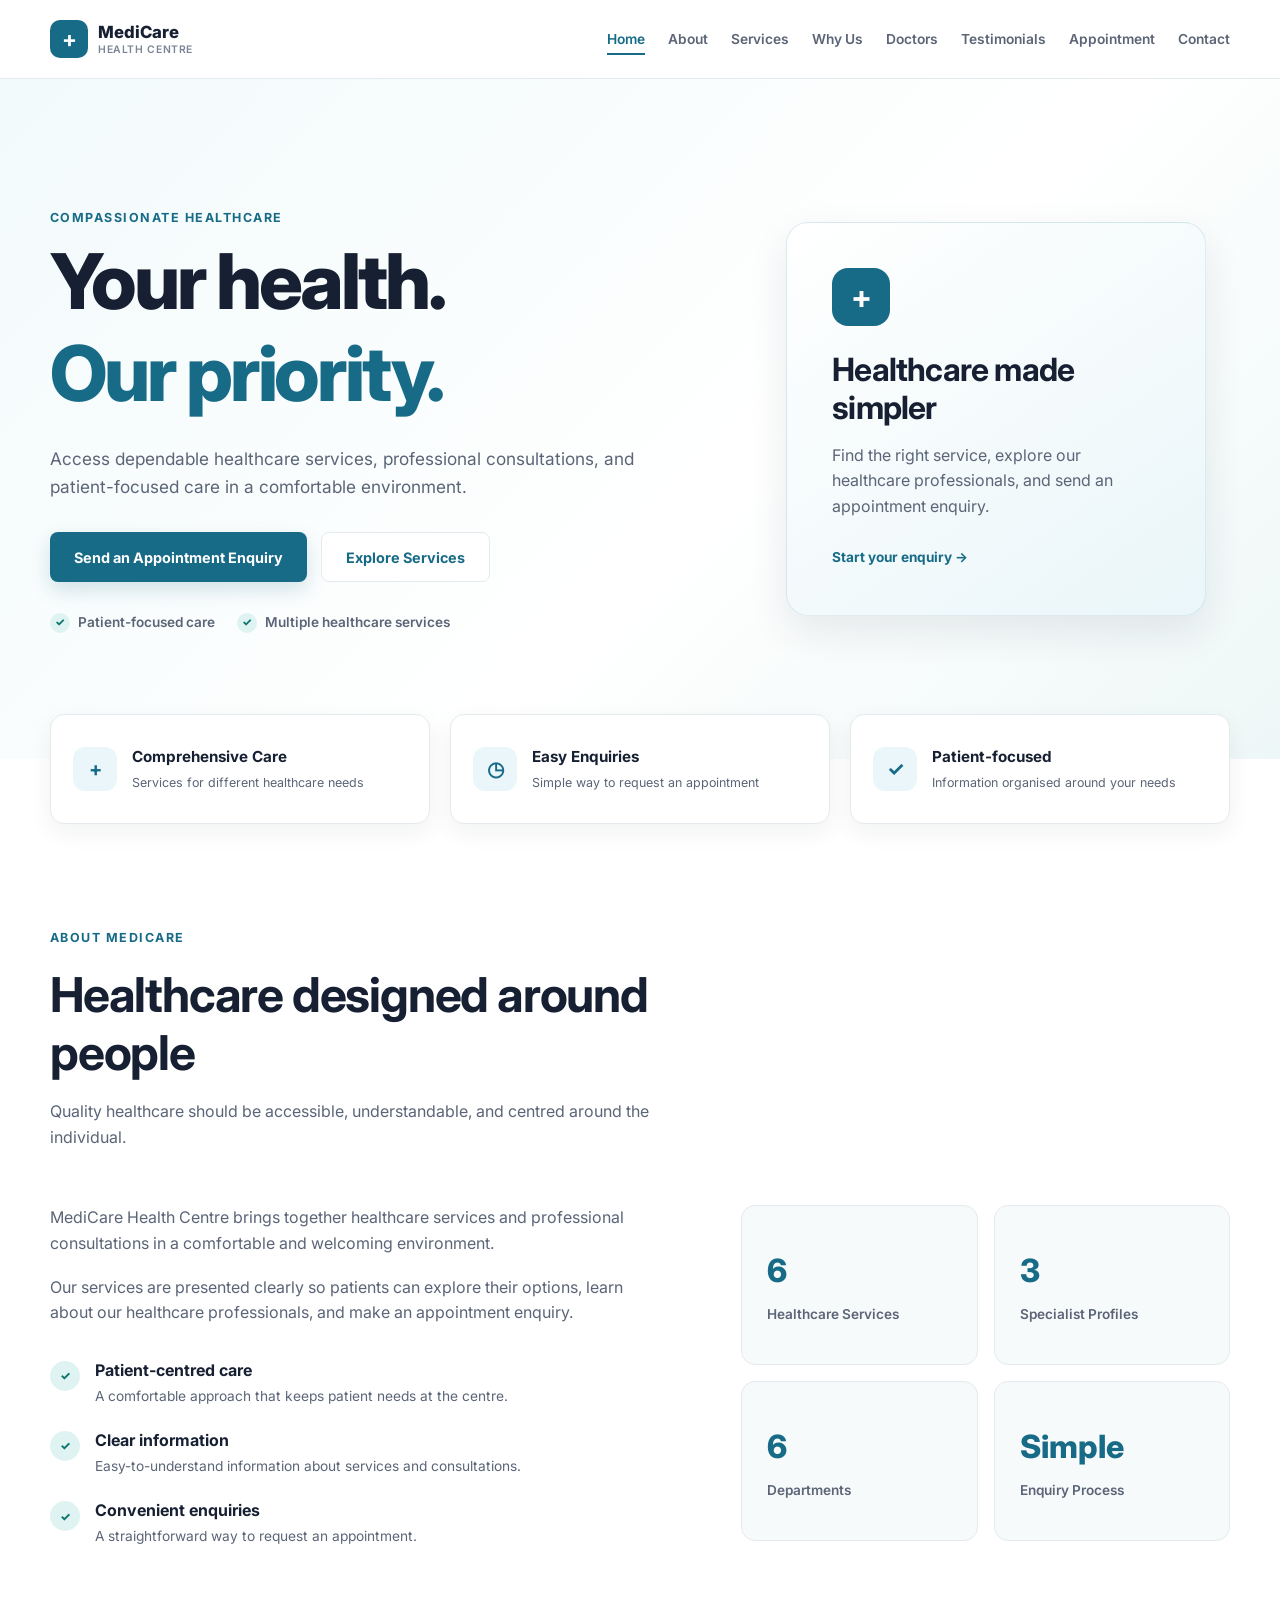
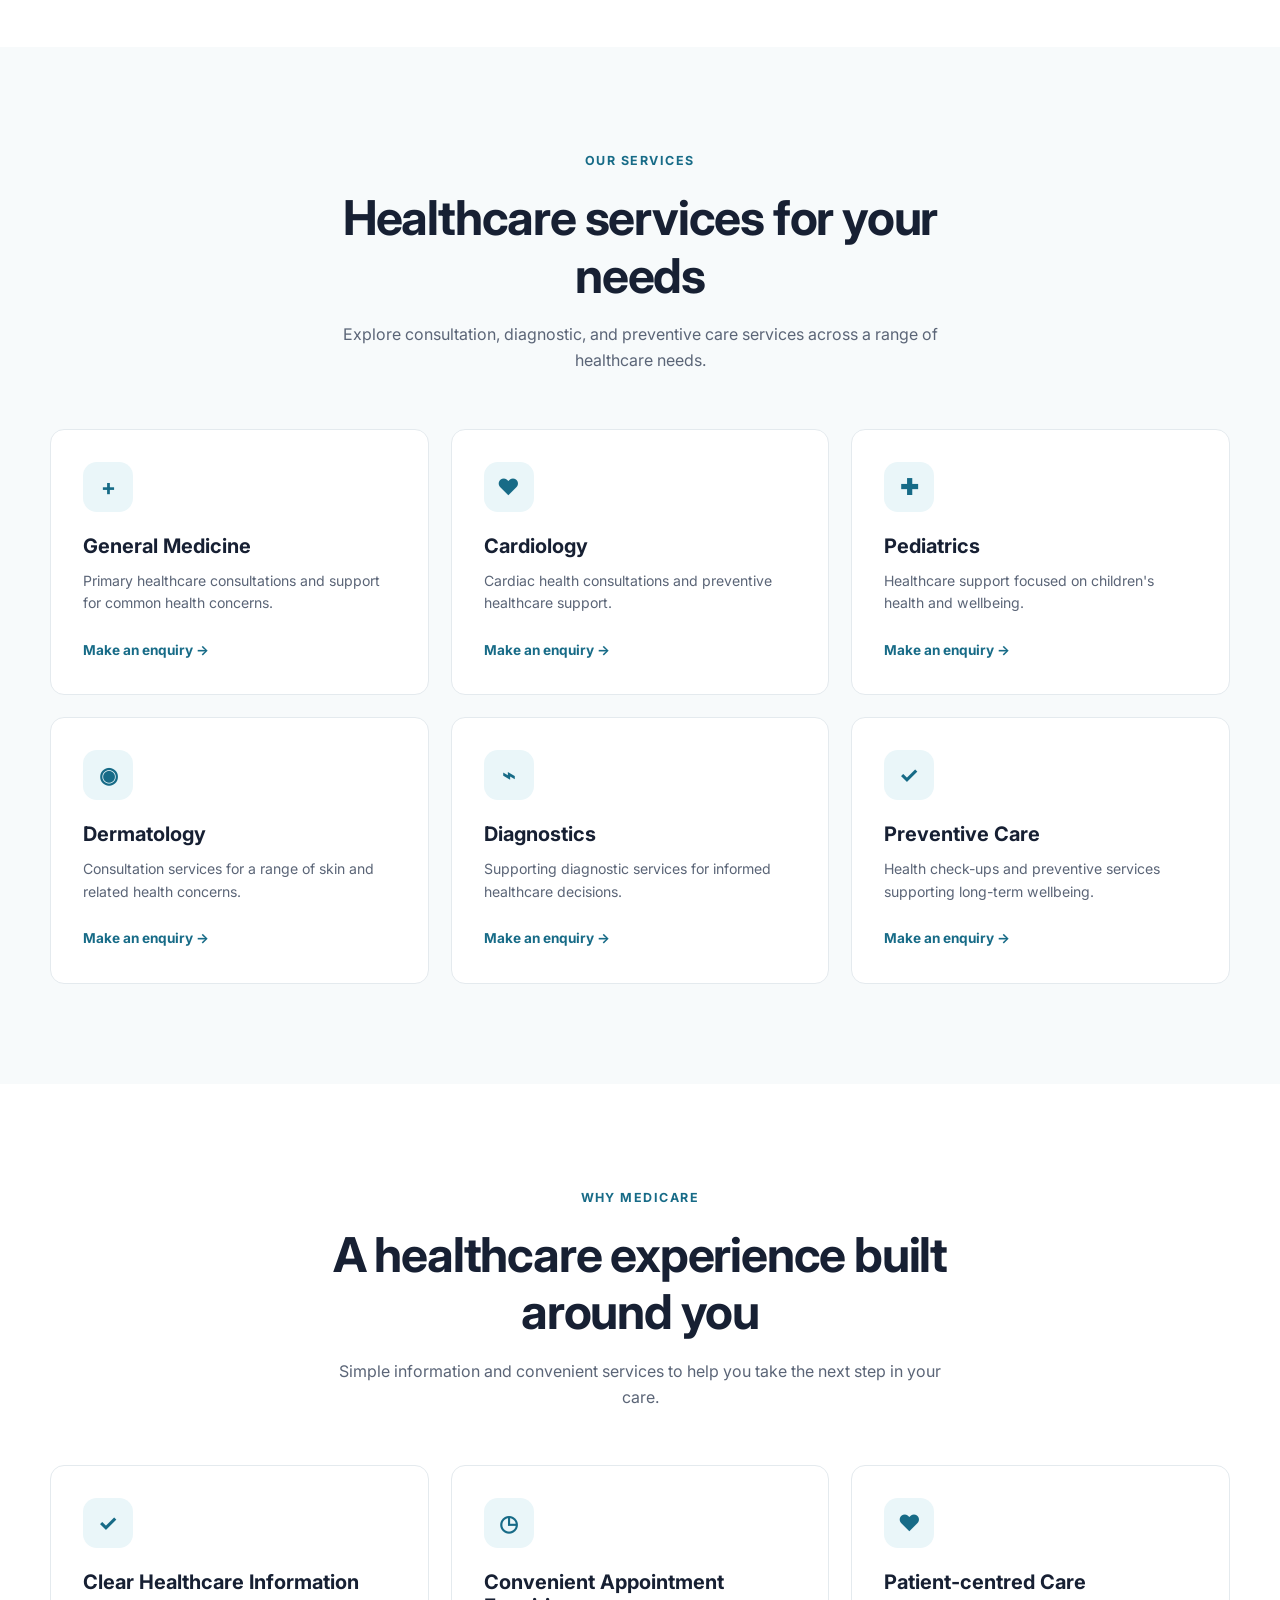
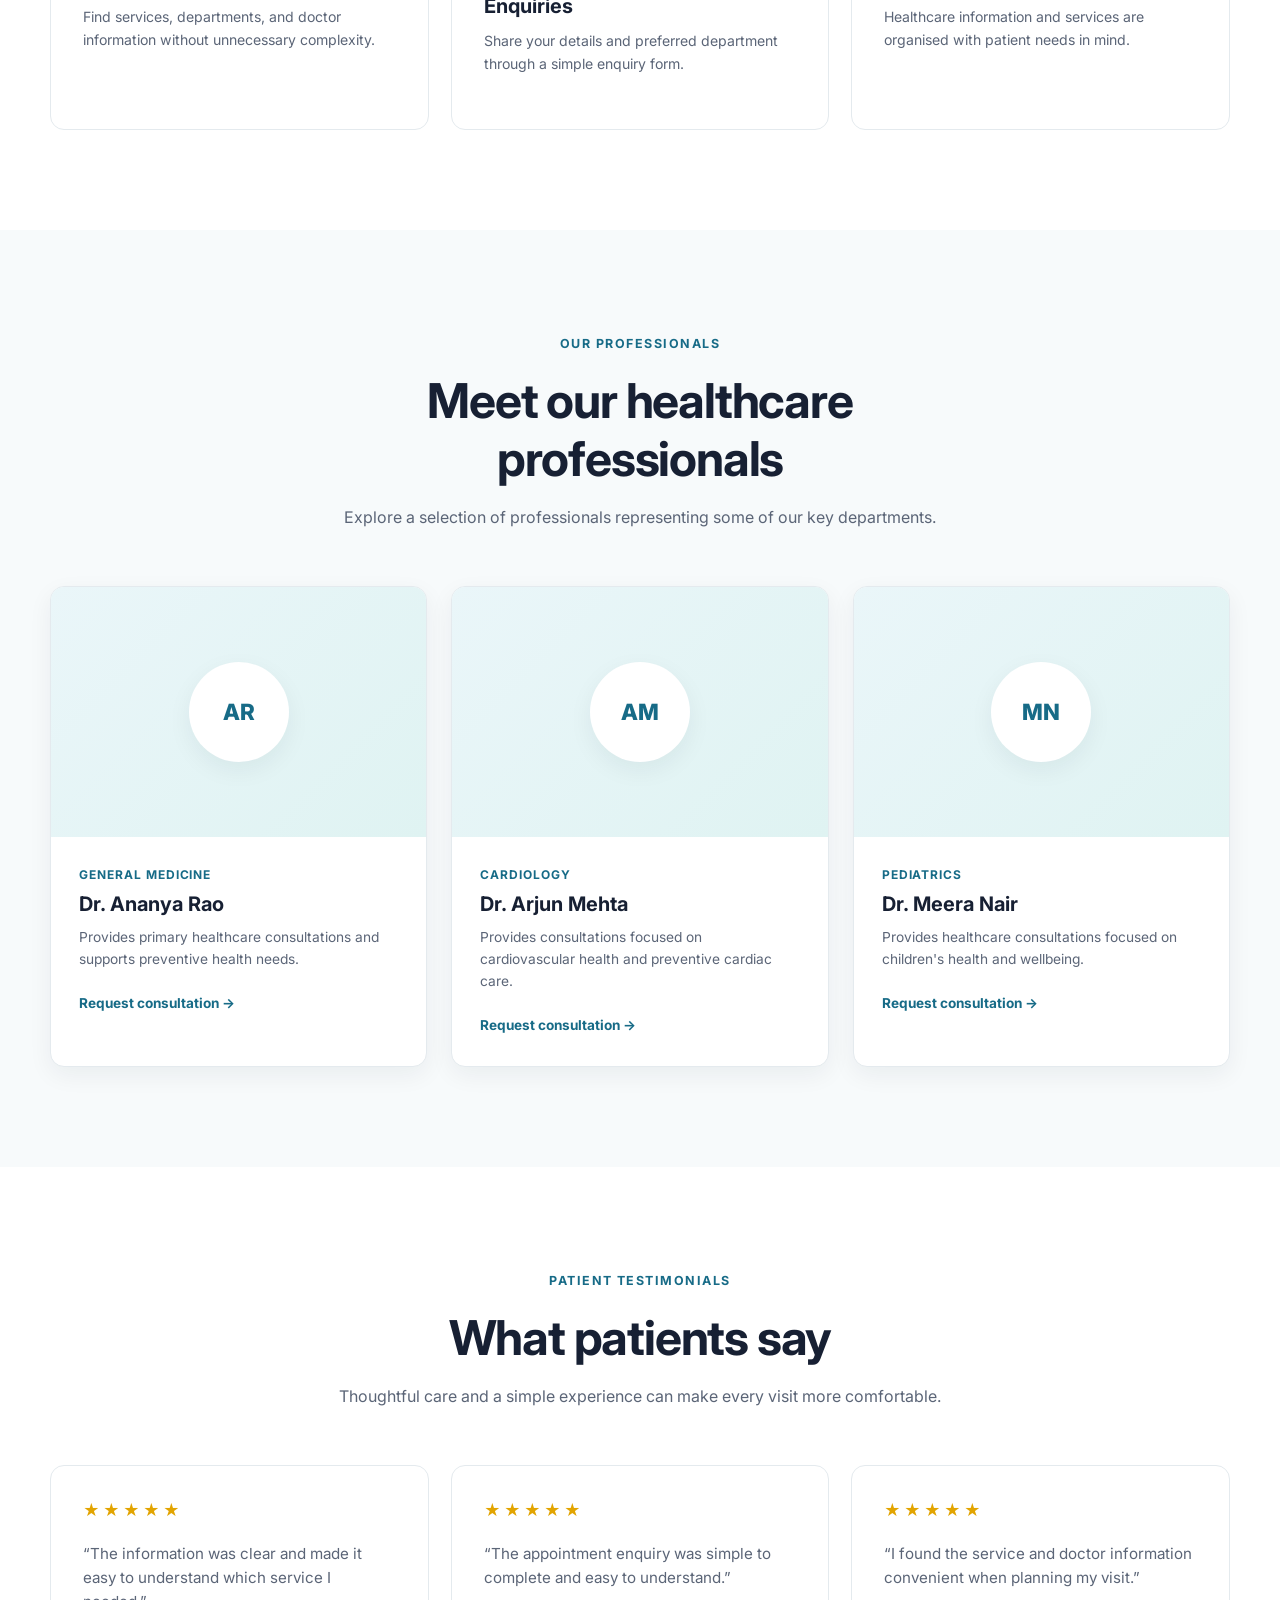
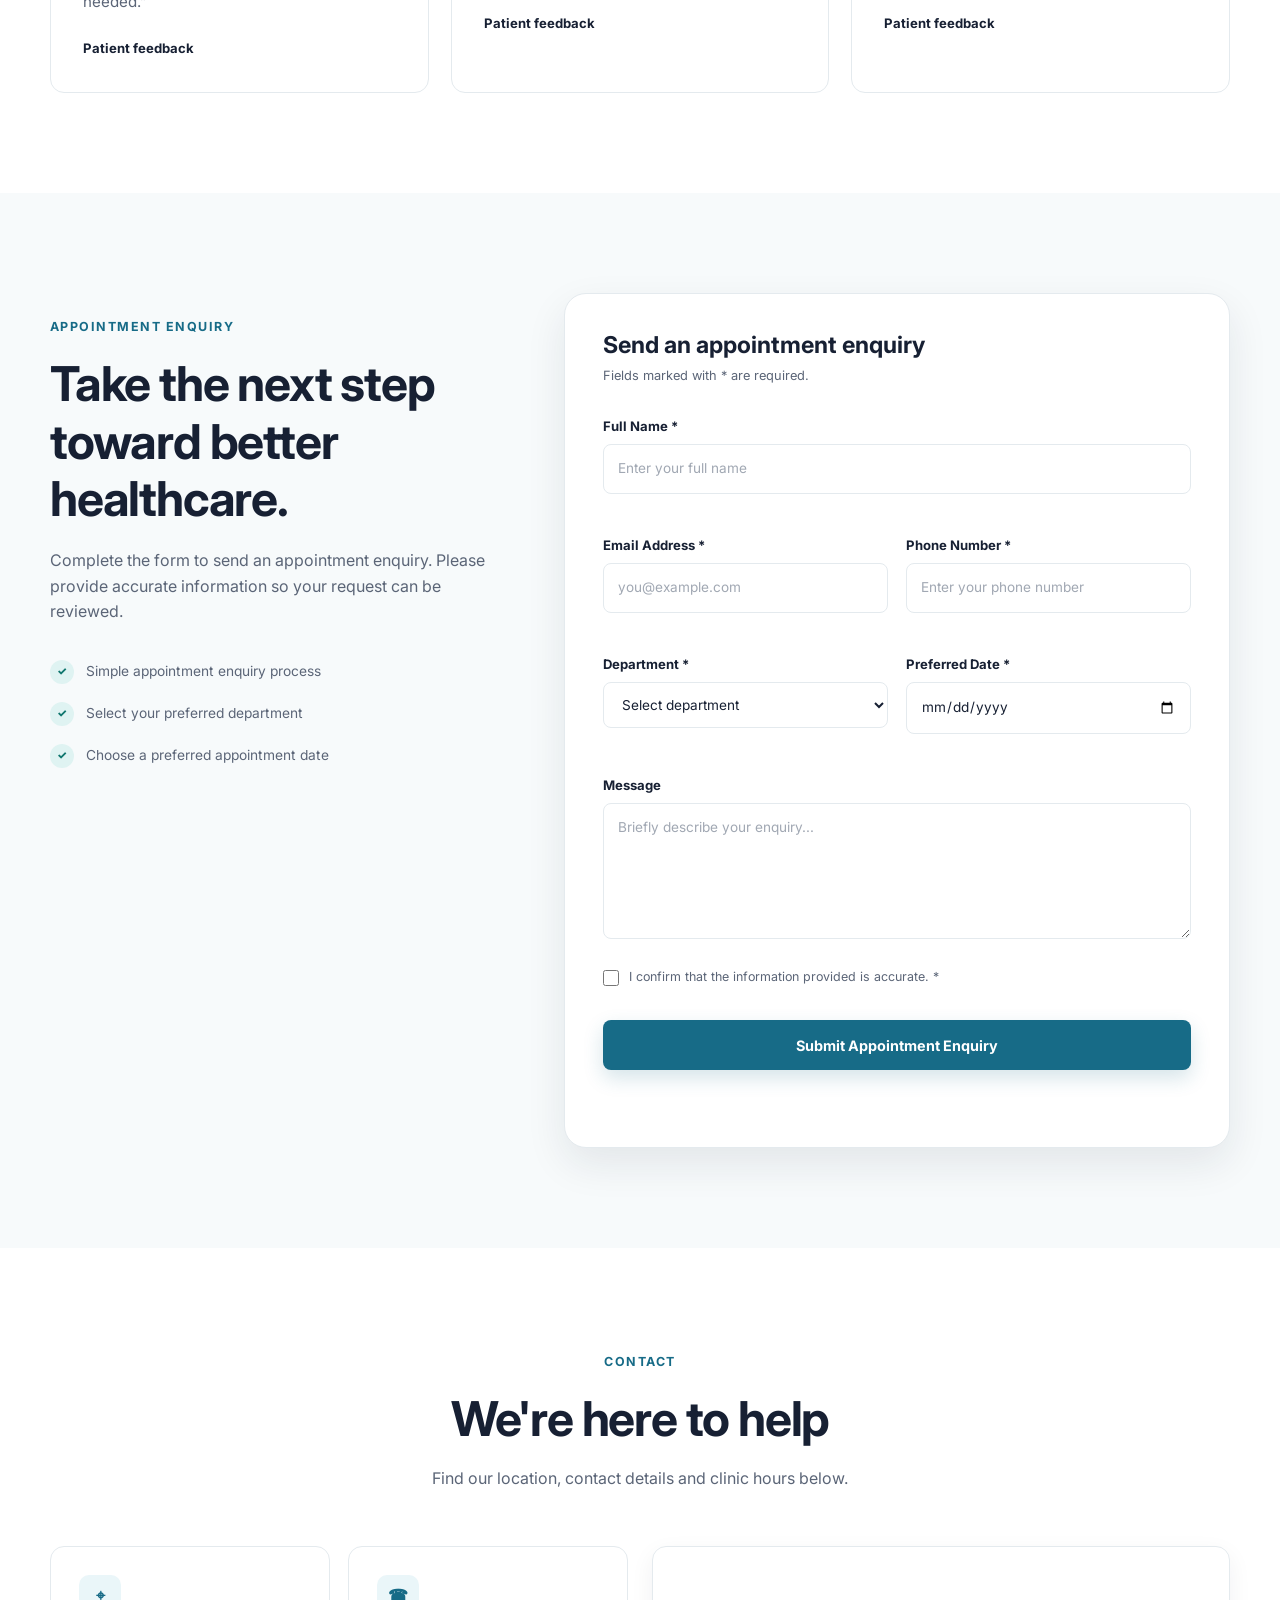
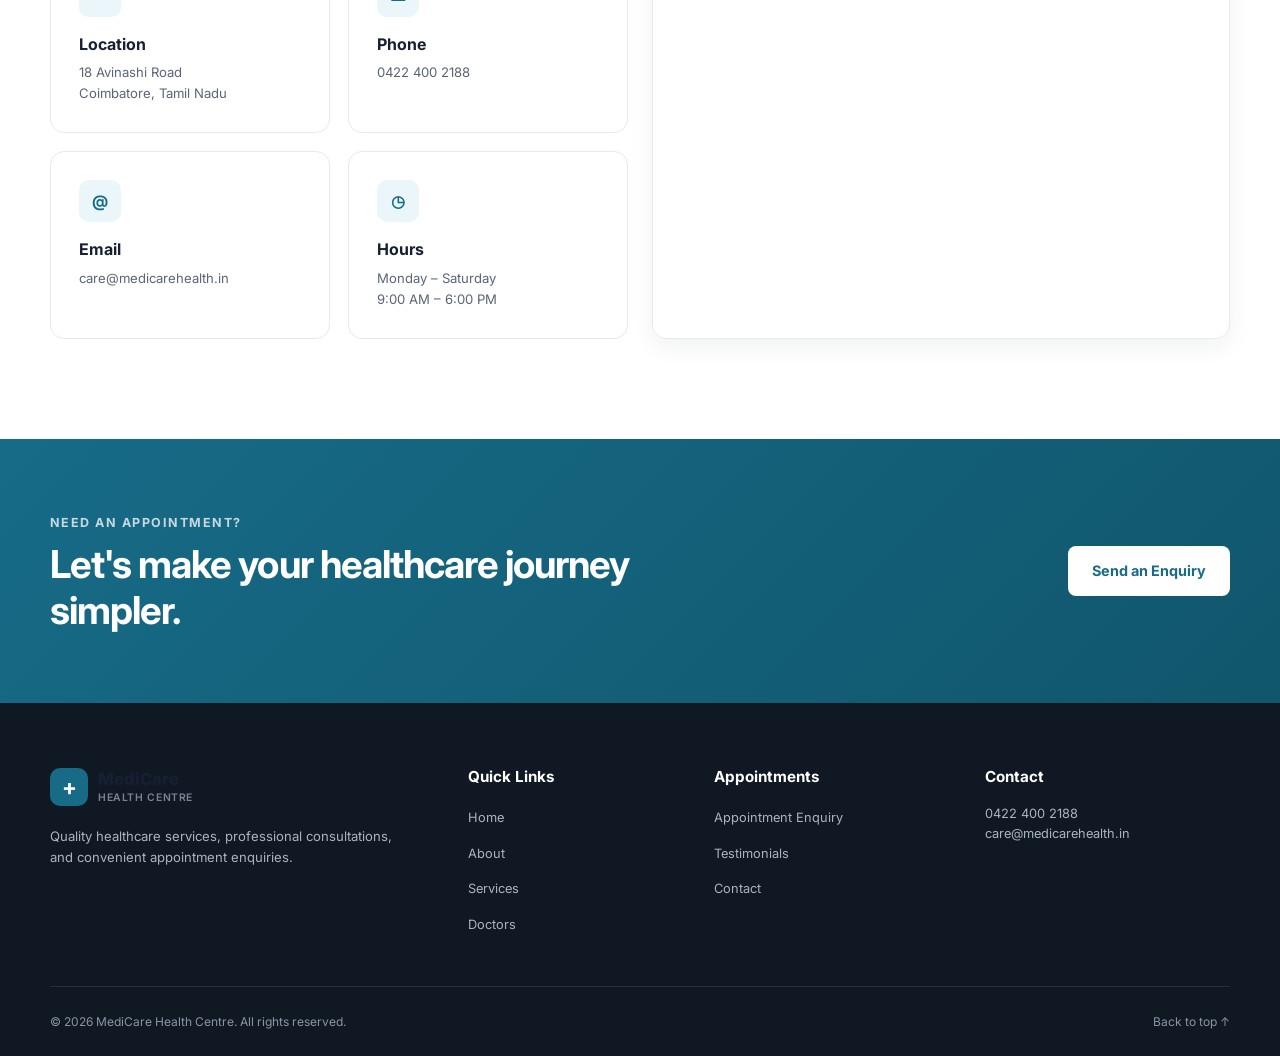
<file: Task-1/index.html>
<!DOCTYPE html>
<html lang="en">
<head>
    <meta charset="UTF-8">
    <meta name="viewport" content="width=device-width, initial-scale=1.0">
    <meta name="description" content="MediCare Health Centre - Healthcare services, doctors, appointment enquiries and contact information.">
    <title>MediCare Health Centre | Quality Healthcare</title>

    <link rel="preconnect" href="https://fonts.googleapis.com">
    <link rel="preconnect" href="https://fonts.gstatic.com" crossorigin>
    <link href="https://fonts.googleapis.com/css2?family=Inter:wght@400;500;600;700;800&display=swap" rel="stylesheet">

    <link rel="stylesheet" href="style.css">
</head>

<body>

<header class="site-header">

    <div class="container header-container">

        <a href="#home" class="logo" aria-label="MediCare Health Centre home">
            <span class="logo-mark">+</span>

            <span class="logo-text">
                <strong>MediCare</strong>
                <small>Health Centre</small>
            </span>
        </a>

        <nav class="main-navigation" aria-label="Primary navigation">

            <ul class="navigation-list">

                <li><a href="#home" class="nav-link active">Home</a></li>
                <li><a href="#about" class="nav-link">About</a></li>
                <li><a href="#services" class="nav-link">Services</a></li>
                <li><a href="#why-us" class="nav-link">Why Us</a></li>
                <li><a href="#doctors" class="nav-link">Doctors</a></li>
                <li><a href="#testimonials" class="nav-link">Testimonials</a></li>
                <li><a href="#appointment" class="nav-link">Appointment</a></li>
                <li><a href="#contact" class="nav-link">Contact</a></li>

            </ul>

        </nav>

        <button
            type="button"
            class="menu-toggle"
            aria-label="Open navigation menu"
            aria-expanded="false"
        >
            <span></span>
            <span></span>
            <span></span>
        </button>

    </div>

</header>


<main>


    <!-- HERO -->

    <section id="home" class="hero-section">

        <div class="container hero-container">

            <div class="hero-content">

                <p class="section-label">
                    COMPASSIONATE HEALTHCARE
                </p>

                <h1>
                    Your health.
                    <span>Our priority.</span>
                </h1>

                <p class="hero-description">
                    Access dependable healthcare services, professional consultations,
                    and patient-focused care in a comfortable environment.
                </p>

                <div class="hero-actions">

                    <a
                        href="#appointment"
                        class="button button-primary"
                    >
                        Send an Appointment Enquiry
                    </a>

                    <a
                        href="#services"
                        class="button button-secondary"
                    >
                        Explore Services
                    </a>

                </div>

                <div class="hero-trust">

                    <div class="trust-item">
                        <span class="trust-icon">✓</span>
                        <span>Patient-focused care</span>
                    </div>

                    <div class="trust-item">
                        <span class="trust-icon">✓</span>
                        <span>Multiple healthcare services</span>
                    </div>

                </div>

            </div>


            <div class="hero-visual">

                <div class="hero-card">

                    <div class="hero-card-icon">
                        +
                    </div>

                    <h2>
                        Healthcare made simpler
                    </h2>

                    <p>
                        Find the right service, explore our healthcare
                        professionals, and send an appointment enquiry.
                    </p>

                    <a href="#appointment">
                        Start your enquiry →
                    </a>

                </div>

            </div>

        </div>

    </section>


    <!-- QUICK INFORMATION -->

    <section
        class="quick-info-section"
        aria-label="Clinic highlights"
    >

        <div class="container quick-info-grid">

            <div class="quick-info-card">

                <span class="quick-info-icon">+</span>

                <div>

                    <strong>
                        Comprehensive Care
                    </strong>

                    <p>
                        Services for different healthcare needs
                    </p>

                </div>

            </div>


            <div class="quick-info-card">

                <span class="quick-info-icon">◷</span>

                <div>

                    <strong>
                        Easy Enquiries
                    </strong>

                    <p>
                        Simple way to request an appointment
                    </p>

                </div>

            </div>


            <div class="quick-info-card">

                <span class="quick-info-icon">✓</span>

                <div>

                    <strong>
                        Patient-focused
                    </strong>

                    <p>
                        Information organised around your needs
                    </p>

                </div>

            </div>

        </div>

    </section>


    <!-- ABOUT -->

    <section
        id="about"
        class="about-section section-padding"
    >

        <div class="container">

            <div class="section-heading">

                <p class="section-label">
                    ABOUT MEDICARE
                </p>

                <h2>
                    Healthcare designed around people
                </h2>

                <p>
                    Quality healthcare should be accessible,
                    understandable, and centred around the individual.
                </p>

            </div>


            <div class="about-grid">

                <div class="about-content">

                    <p>
                        MediCare Health Centre brings together healthcare
                        services and professional consultations in a
                        comfortable and welcoming environment.
                    </p>

                    <p>
                        Our services are presented clearly so patients can
                        explore their options, learn about our healthcare
                        professionals, and make an appointment enquiry.
                    </p>


                    <div class="about-features">

                        <div class="about-feature">

                            <span class="feature-check">
                                ✓
                            </span>

                            <div>

                                <h3>
                                    Patient-centred care
                                </h3>

                                <p>
                                    A comfortable approach that keeps
                                    patient needs at the centre.
                                </p>

                            </div>

                        </div>


                        <div class="about-feature">

                            <span class="feature-check">
                                ✓
                            </span>

                            <div>

                                <h3>
                                    Clear information
                                </h3>

                                <p>
                                    Easy-to-understand information about
                                    services and consultations.
                                </p>

                            </div>

                        </div>


                        <div class="about-feature">

                            <span class="feature-check">
                                ✓
                            </span>

                            <div>

                                <h3>
                                    Convenient enquiries
                                </h3>

                                <p>
                                    A straightforward way to request
                                    an appointment.
                                </p>

                            </div>

                        </div>

                    </div>

                </div>


                <div class="about-stats">

                    <div class="stat-card">

                        <strong>6</strong>

                        <span>
                            Healthcare Services
                        </span>

                    </div>


                    <div class="stat-card">

                        <strong>3</strong>

                        <span>
                            Specialist Profiles
                        </span>

                    </div>


                    <div class="stat-card">

                        <strong>6</strong>

                        <span>
                            Departments
                        </span>

                    </div>


                    <div class="stat-card">

                        <strong>Simple</strong>

                        <span>
                            Enquiry Process
                        </span>

                    </div>

                </div>

            </div>

        </div>

    </section>


    <!-- SERVICES -->

    <section
        id="services"
        class="services-section section-padding"
    >

        <div class="container">

            <div class="section-heading centered">

                <p class="section-label">
                    OUR SERVICES
                </p>

                <h2>
                    Healthcare services for your needs
                </h2>

                <p>
                    Explore consultation, diagnostic, and preventive care
                    services across a range of healthcare needs.
                </p>

            </div>


            <div class="services-grid">

                <article class="service-card">

                    <div class="service-icon">
                        +
                    </div>

                    <h3>
                        General Medicine
                    </h3>

                    <p>
                        Primary healthcare consultations and support
                        for common health concerns.
                    </p>

                    <a
                        href="#appointment"
                        class="service-link"
                    >
                        Make an enquiry →
                    </a>

                </article>


                <article class="service-card">

                    <div class="service-icon">
                        ♥
                    </div>

                    <h3>
                        Cardiology
                    </h3>

                    <p>
                        Cardiac health consultations and preventive
                        healthcare support.
                    </p>

                    <a
                        href="#appointment"
                        class="service-link"
                    >
                        Make an enquiry →
                    </a>

                </article>


                <article class="service-card">

                    <div class="service-icon">
                        ✚
                    </div>

                    <h3>
                        Pediatrics
                    </h3>

                    <p>
                        Healthcare support focused on children's
                        health and wellbeing.
                    </p>

                    <a
                        href="#appointment"
                        class="service-link"
                    >
                        Make an enquiry →
                    </a>

                </article>


                <article class="service-card">

                    <div class="service-icon">
                        ◉
                    </div>

                    <h3>
                        Dermatology
                    </h3>

                    <p>
                        Consultation services for a range of skin
                        and related health concerns.
                    </p>

                    <a
                        href="#appointment"
                        class="service-link"
                    >
                        Make an enquiry →
                    </a>

                </article>


                <article class="service-card">

                    <div class="service-icon">
                        ⌁
                    </div>

                    <h3>
                        Diagnostics
                    </h3>

                    <p>
                        Supporting diagnostic services for informed
                        healthcare decisions.
                    </p>

                    <a
                        href="#appointment"
                        class="service-link"
                    >
                        Make an enquiry →
                    </a>

                </article>


                <article class="service-card">

                    <div class="service-icon">
                        ✓
                    </div>

                    <h3>
                        Preventive Care
                    </h3>

                    <p>
                        Health check-ups and preventive services
                        supporting long-term wellbeing.
                    </p>

                    <a
                        href="#appointment"
                        class="service-link"
                    >
                        Make an enquiry →
                    </a>

                </article>

            </div>

        </div>

    </section>


    <!-- WHY CHOOSE US -->

    <section
        id="why-us"
        class="why-section section-padding"
    >

        <div class="container">

            <div class="section-heading centered">

                <p class="section-label">
                    WHY MEDICARE
                </p>

                <h2>
                    A healthcare experience built around you
                </h2>

                <p>
                    Simple information and convenient services to help
                    you take the next step in your care.
                </p>

            </div>


            <div class="why-grid">

                <article class="why-card">

                    <div class="why-icon">
                        ✓
                    </div>

                    <h3>
                        Clear Healthcare Information
                    </h3>

                    <p>
                        Find services, departments, and doctor information
                        without unnecessary complexity.
                    </p>

                </article>


                <article class="why-card">

                    <div class="why-icon">
                        ◷
                    </div>

                    <h3>
                        Convenient Appointment Enquiries
                    </h3>

                    <p>
                        Share your details and preferred department
                        through a simple enquiry form.
                    </p>

                </article>


                <article class="why-card">

                    <div class="why-icon">
                        ♥
                    </div>

                    <h3>
                        Patient-centred Care
                    </h3>

                    <p>
                        Healthcare information and services are organised
                        with patient needs in mind.
                    </p>

                </article>

            </div>

        </div>

    </section>


    <!-- DOCTORS -->

    <section
        id="doctors"
        class="doctors-section section-padding"
    >

        <div class="container">

            <div class="section-heading centered">

                <p class="section-label">
                    OUR PROFESSIONALS
                </p>

                <h2>
                    Meet our healthcare professionals
                </h2>

                <p>
                    Explore a selection of professionals representing
                    some of our key departments.
                </p>

            </div>


            <div class="doctors-grid">

                <article class="doctor-card">

                    <div class="doctor-photo">
                        <span>AR</span>
                    </div>

                    <div class="doctor-content">

                        <p class="doctor-speciality">
                            General Medicine
                        </p>

                        <h3>
                            Dr. Ananya Rao
                        </h3>

                        <p>
                            Provides primary healthcare consultations
                            and supports preventive health needs.
                        </p>

                        <a
                            href="#appointment"
                            class="doctor-link"
                        >
                            Request consultation →
                        </a>

                    </div>

                </article>


                <article class="doctor-card">

                    <div class="doctor-photo">
                        <span>AM</span>
                    </div>

                    <div class="doctor-content">

                        <p class="doctor-speciality">
                            Cardiology
                        </p>

                        <h3>
                            Dr. Arjun Mehta
                        </h3>

                        <p>
                            Provides consultations focused on cardiovascular
                            health and preventive cardiac care.
                        </p>

                        <a
                            href="#appointment"
                            class="doctor-link"
                        >
                            Request consultation →
                        </a>

                    </div>

                </article>


                <article class="doctor-card">

                    <div class="doctor-photo">
                        <span>MN</span>
                    </div>

                    <div class="doctor-content">

                        <p class="doctor-speciality">
                            Pediatrics
                        </p>

                        <h3>
                            Dr. Meera Nair
                        </h3>

                        <p>
                            Provides healthcare consultations focused
                            on children's health and wellbeing.
                        </p>

                        <a
                            href="#appointment"
                            class="doctor-link"
                        >
                            Request consultation →
                        </a>

                    </div>

                </article>

            </div>

        </div>

    </section>


    <!-- TESTIMONIALS -->

    <section
        id="testimonials"
        class="testimonials-section section-padding"
    >

        <div class="container">

            <div class="section-heading centered">

                <p class="section-label">
                    PATIENT TESTIMONIALS
                </p>

                <h2>
                    What patients say
                </h2>

                <p>
                    Thoughtful care and a simple experience can make
                    every visit more comfortable.
                </p>

            </div>


            <div class="testimonials-grid">

                <article class="testimonial-card">

                    <div class="stars">
                        ★★★★★
                    </div>

                    <p>
                        “The information was clear and made it easy
                        to understand which service I needed.”
                    </p>

                    <strong>
                        Patient feedback
                    </strong>

                </article>


                <article class="testimonial-card">

                    <div class="stars">
                        ★★★★★
                    </div>

                    <p>
                        “The appointment enquiry was simple to complete
                        and easy to understand.”
                    </p>

                    <strong>
                        Patient feedback
                    </strong>

                </article>


                <article class="testimonial-card">

                    <div class="stars">
                        ★★★★★
                    </div>

                    <p>
                        “I found the service and doctor information
                        convenient when planning my visit.”
                    </p>

                    <strong>
                        Patient feedback
                    </strong>

                </article>

            </div>

        </div>

    </section>


    <!-- APPOINTMENT -->

    <section
        id="appointment"
        class="appointment-section section-padding"
    >

        <div class="container">

            <div class="appointment-wrapper">

                <div class="appointment-intro">

                    <p class="section-label">
                        APPOINTMENT ENQUIRY
                    </p>

                    <h2>
                        Take the next step toward better healthcare.
                    </h2>

                    <p>
                        Complete the form to send an appointment enquiry.
                        Please provide accurate information so your request
                        can be reviewed.
                    </p>


                    <div class="appointment-points">

                        <div class="appointment-point">
                            <span>✓</span>
                            <p>Simple appointment enquiry process</p>
                        </div>

                        <div class="appointment-point">
                            <span>✓</span>
                            <p>Select your preferred department</p>
                        </div>

                        <div class="appointment-point">
                            <span>✓</span>
                            <p>Choose a preferred appointment date</p>
                        </div>

                    </div>

                </div>


                <form
                    id="appointmentForm"
                    class="appointment-form"
                    novalidate
                >

                    <div class="form-heading">

                        <h3>
                            Send an appointment enquiry
                        </h3>

                        <p>
                            Fields marked with * are required.
                        </p>

                    </div>


                    <div class="form-group">

                        <label for="fullName">
                            Full Name *
                        </label>

                        <input
                            type="text"
                            id="fullName"
                            name="fullName"
                            placeholder="Enter your full name"
                            autocomplete="name"
                            required
                        >

                        <small
                            id="fullNameError"
                            class="error-message"
                        ></small>

                    </div>


                    <div class="form-row">

                        <div class="form-group">

                            <label for="email">
                                Email Address *
                            </label>

                            <input
                                type="email"
                                id="email"
                                name="email"
                                placeholder="you@example.com"
                                autocomplete="email"
                                required
                            >

                            <small
                                id="emailError"
                                class="error-message"
                            ></small>

                        </div>


                        <div class="form-group">

                            <label for="phone">
                                Phone Number *
                            </label>

                            <input
                                type="tel"
                                id="phone"
                                name="phone"
                                placeholder="Enter your phone number"
                                autocomplete="tel"
                                required
                            >

                            <small
                                id="phoneError"
                                class="error-message"
                            ></small>

                        </div>

                    </div>


                    <div class="form-row">

                        <div class="form-group">

                            <label for="department">
                                Department *
                            </label>

                            <select
                                id="department"
                                name="department"
                                required
                            >

                                <option value="">
                                    Select department
                                </option>

                                <option value="general-medicine">
                                    General Medicine
                                </option>

                                <option value="cardiology">
                                    Cardiology
                                </option>

                                <option value="pediatrics">
                                    Pediatrics
                                </option>

                                <option value="dermatology">
                                    Dermatology
                                </option>

                                <option value="diagnostics">
                                    Diagnostics
                                </option>

                                <option value="preventive-care">
                                    Preventive Care
                                </option>

                            </select>

                            <small
                                id="departmentError"
                                class="error-message"
                            ></small>

                        </div>


                        <div class="form-group">

                            <label for="appointmentDate">
                                Preferred Date *
                            </label>

                            <input
                                type="date"
                                id="appointmentDate"
                                name="appointmentDate"
                                required
                            >

                            <small
                                id="appointmentDateError"
                                class="error-message"
                            ></small>

                        </div>

                    </div>


                    <div class="form-group">

                        <label for="message">
                            Message
                        </label>

                        <textarea
                            id="message"
                            name="message"
                            rows="5"
                            placeholder="Briefly describe your enquiry..."
                        ></textarea>

                    </div>


                    <div class="form-checkbox">

                        <input
                            type="checkbox"
                            id="consent"
                            name="consent"
                            required
                        >

                        <label for="consent">
                            I confirm that the information provided is accurate. *
                        </label>

                    </div>

                    <small
                        id="consentError"
                        class="error-message"
                    ></small>


                    <button
                        type="submit"
                        class="button button-primary form-submit"
                    >
                        Submit Appointment Enquiry
                    </button>


                    <div
                        id="formMessage"
                        class="form-message"
                        role="status"
                        aria-live="polite"
                    ></div>

                </form>

            </div>

        </div>

    </section>


    <!-- CONTACT -->

    <section
        id="contact"
        class="contact-section section-padding"
    >

        <div class="container">

            <div class="section-heading centered">

                <p class="section-label">
                    CONTACT
                </p>

                <h2>
                    We're here to help
                </h2>

                <p>
                    Find our location, contact details and clinic hours below.
                </p>

            </div>


            <div class="contact-layout">

                <div class="contact-grid">

                    <article class="contact-card">

                        <div class="contact-icon">
                            ⌖
                        </div>

                        <h3>
                            Location
                        </h3>

                        <p>
                            18 Avinashi Road<br>
                            Coimbatore, Tamil Nadu
                        </p>

                    </article>


                    <article class="contact-card">

                        <div class="contact-icon">
                            ☎
                        </div>

                        <h3>
                            Phone
                        </h3>

                        <p>
                            0422 400 2188
                        </p>

                    </article>


                    <article class="contact-card">

                        <div class="contact-icon">
                            @
                        </div>

                        <h3>
                            Email
                        </h3>

                        <p>
                            care@medicarehealth.in
                        </p>

                    </article>


                    <article class="contact-card">

                        <div class="contact-icon">
                            ◷
                        </div>

                        <h3>
                            Hours
                        </h3>

                        <p>
                            Monday – Saturday<br>
                            9:00 AM – 6:00 PM
                        </p>

                    </article>

                </div>


                <div class="map-wrapper">

                    <iframe
                        src="https://www.google.com/maps?q=Avinashi%20Road%2C%20Coimbatore%2C%20Tamil%20Nadu&output=embed"
                        title="MediCare Health Centre location"
                        loading="lazy"
                        referrerpolicy="no-referrer-when-downgrade"
                    ></iframe>

                </div>

            </div>

        </div>

    </section>


    <!-- CTA -->

    <section class="cta-section">

        <div class="container cta-container">

            <div>

                <p class="section-label">
                    NEED AN APPOINTMENT?
                </p>

                <h2>
                    Let's make your healthcare journey simpler.
                </h2>

            </div>

            <a
                href="#appointment"
                class="button button-light"
            >
                Send an Enquiry
            </a>

        </div>

    </section>

</main>


<!-- FOOTER -->

<footer class="site-footer">

    <div class="container">

        <div class="footer-grid">

            <div class="footer-brand">

                <a
                    href="#home"
                    class="logo footer-logo"
                >

                    <span class="logo-mark">
                        +
                    </span>

                    <span class="logo-text">

                        <strong>
                            MediCare
                        </strong>

                        <small>
                            Health Centre
                        </small>

                    </span>

                </a>

                <p>
                    Quality healthcare services, professional consultations,
                    and convenient appointment enquiries.
                </p>

            </div>


            <div class="footer-column">

                <h3>
                    Quick Links
                </h3>

                <ul>

                    <li>
                        <a href="#home">
                            Home
                        </a>
                    </li>

                    <li>
                        <a href="#about">
                            About
                        </a>
                    </li>

                    <li>
                        <a href="#services">
                            Services
                        </a>
                    </li>

                    <li>
                        <a href="#doctors">
                            Doctors
                        </a>
                    </li>

                </ul>

            </div>


            <div class="footer-column">

                <h3>
                    Appointments
                </h3>

                <ul>

                    <li>
                        <a href="#appointment">
                            Appointment Enquiry
                        </a>
                    </li>

                    <li>
                        <a href="#testimonials">
                            Testimonials
                        </a>
                    </li>

                    <li>
                        <a href="#contact">
                            Contact
                        </a>
                    </li>

                </ul>

            </div>


            <div class="footer-column">

                <h3>
                    Contact
                </h3>

                <p>
                    0422 400 2188
                </p>

                <p>
                    care@medicarehealth.in
                </p>

            </div>

        </div>


        <div class="footer-bottom">

            <p>
                © 2026 MediCare Health Centre. All rights reserved.
            </p>

            <a href="#home">
                Back to top ↑
            </a>

        </div>

    </div>

</footer>


<script src="script.js"></script>

</body>
</html>
</file>
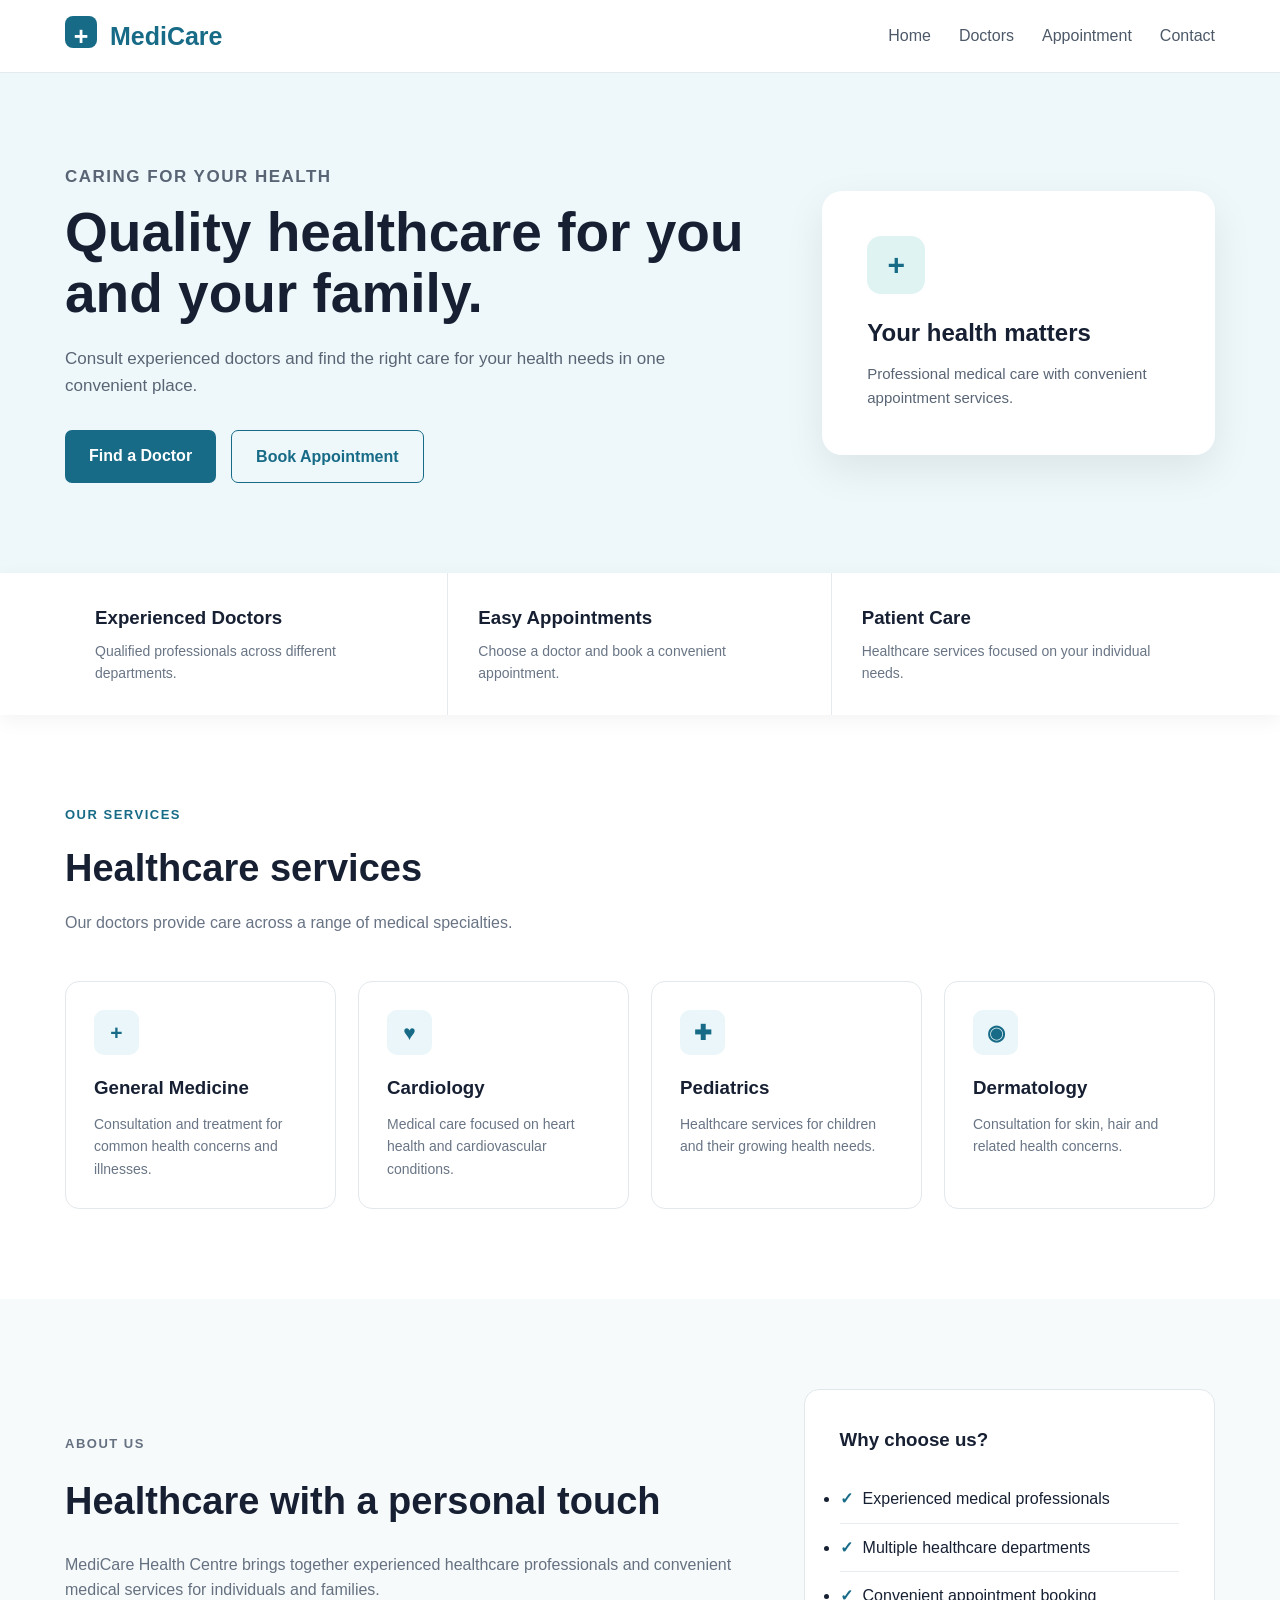
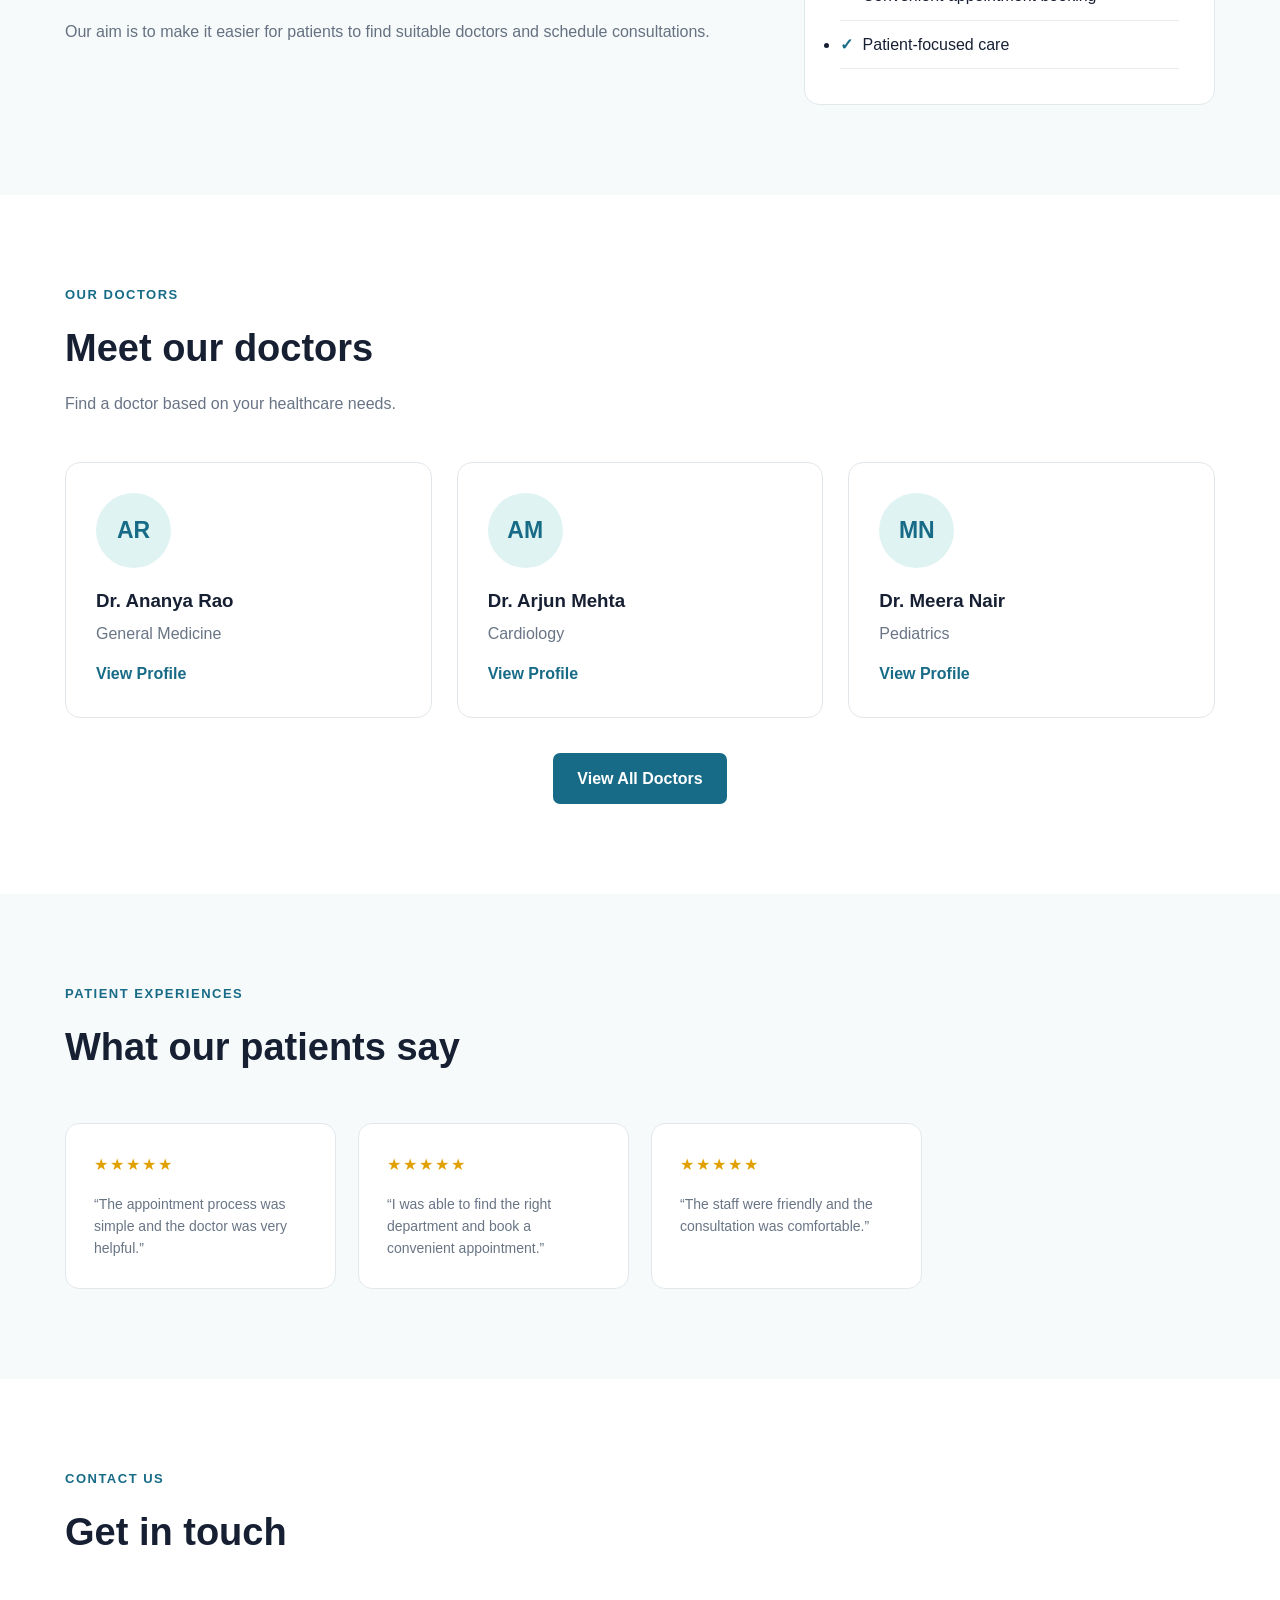
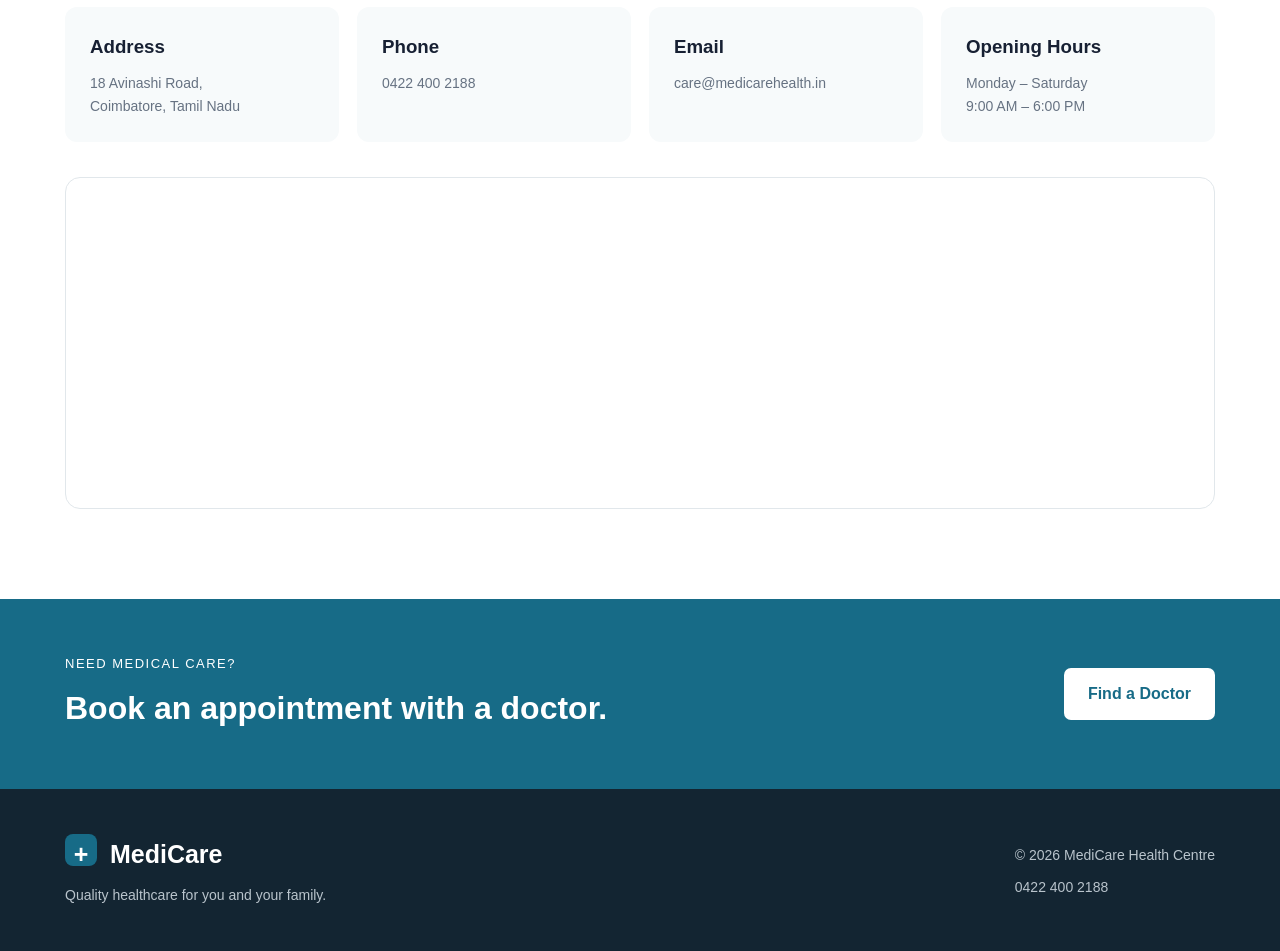
<file: Task-2/index.html>
<!DOCTYPE html>
<html lang="en">
<head>
    <meta charset="UTF-8">
    <meta name="viewport" content="width=device-width, initial-scale=1.0">
    <title>MediCare Health Centre</title>
    <link rel="stylesheet" href="style.css">
</head>
<body>

<header>
    <div class="container nav">
        <a href="index.html" class="logo">
            <span>+</span> MediCare
        </a>

        <nav>
            <a href="index.html">Home</a>
            <a href="doctors.html">Doctors</a>
            <a href="booking.html">Appointment</a>
            <a href="#contact">Contact</a>
        </nav>
    </div>
</header>

<main>

    <section class="hero">
        <div class="container hero-content">
            <div>
                <p class="small-title">CARING FOR YOUR HEALTH</p>
                <h1>Quality healthcare for you and your family.</h1>
                <p>
                    Consult experienced doctors and find the right care
                    for your health needs in one convenient place.
                </p>

                <div class="buttons">
                    <a href="doctors.html" class="btn">Find a Doctor</a>
                    <a href="booking.html" class="btn outline">Book Appointment</a>
                </div>
            </div>

            <div class="hero-card">
                <div class="medical-icon">+</div>
                <h2>Your health matters</h2>
                <p>
                    Professional medical care with convenient
                    appointment services.
                </p>
            </div>
        </div>
    </section>

    <section class="highlights">
        <div class="container highlight-grid">
            <div>
                <h3>Experienced Doctors</h3>
                <p>Qualified professionals across different departments.</p>
            </div>

            <div>
                <h3>Easy Appointments</h3>
                <p>Choose a doctor and book a convenient appointment.</p>
            </div>

            <div>
                <h3>Patient Care</h3>
                <p>Healthcare services focused on your individual needs.</p>
            </div>
        </div>
    </section>

    <section class="section">
        <div class="container">
            <div class="section-heading">
                <p class="small-title">OUR SERVICES</p>
                <h2>Healthcare services</h2>
                <p>
                    Our doctors provide care across a range of medical
                    specialties.
                </p>
            </div>

            <div class="cards">
                <div class="card">
                    <div class="icon">+</div>
                    <h3>General Medicine</h3>
                    <p>
                        Consultation and treatment for common health
                        concerns and illnesses.
                    </p>
                </div>

                <div class="card">
                    <div class="icon">♥</div>
                    <h3>Cardiology</h3>
                    <p>
                        Medical care focused on heart health and
                        cardiovascular conditions.
                    </p>
                </div>

                <div class="card">
                    <div class="icon">✚</div>
                    <h3>Pediatrics</h3>
                    <p>
                        Healthcare services for children and their
                        growing health needs.
                    </p>
                </div>

                <div class="card">
                    <div class="icon">◉</div>
                    <h3>Dermatology</h3>
                    <p>
                        Consultation for skin, hair and related
                        health concerns.
                    </p>
                </div>
            </div>
        </div>
    </section>

    <section class="section light">
        <div class="container about">
            <div>
                <p class="small-title">ABOUT US</p>
                <h2>Healthcare with a personal touch</h2>
                <p>
                    MediCare Health Centre brings together experienced
                    healthcare professionals and convenient medical
                    services for individuals and families.
                </p>
                <p>
                    Our aim is to make it easier for patients to find
                    suitable doctors and schedule consultations.
                </p>
            </div>

            <div class="about-box">
                <h3>Why choose us?</h3>
                <ul>
                    <li>Experienced medical professionals</li>
                    <li>Multiple healthcare departments</li>
                    <li>Convenient appointment booking</li>
                    <li>Patient-focused care</li>
                </ul>
            </div>
        </div>
    </section>

    <section class="section">
        <div class="container">
            <div class="section-heading">
                <p class="small-title">OUR DOCTORS</p>
                <h2>Meet our doctors</h2>
                <p>
                    Find a doctor based on your healthcare needs.
                </p>
            </div>

            <div class="doctor-cards">

                <div class="doctor-card">
                    <div class="doctor-avatar">AR</div>
                    <h3>Dr. Ananya Rao</h3>
                    <p>General Medicine</p>
                    <a href="doctor-details.html?id=1">View Profile</a>
                </div>

                <div class="doctor-card">
                    <div class="doctor-avatar">AM</div>
                    <h3>Dr. Arjun Mehta</h3>
                    <p>Cardiology</p>
                    <a href="doctor-details.html?id=2">View Profile</a>
                </div>

                <div class="doctor-card">
                    <div class="doctor-avatar">MN</div>
                    <h3>Dr. Meera Nair</h3>
                    <p>Pediatrics</p>
                    <a href="doctor-details.html?id=3">View Profile</a>
                </div>

            </div>

            <div class="center">
                <a href="doctors.html" class="btn">View All Doctors</a>
            </div>
        </div>
    </section>

    <section class="section light">
        <div class="container">
            <div class="section-heading">
                <p class="small-title">PATIENT EXPERIENCES</p>
                <h2>What our patients say</h2>
            </div>

            <div class="cards">

                <div class="card">
                    <div class="stars">★★★★★</div>
                    <p>
                        “The appointment process was simple and the
                        doctor was very helpful.”
                    </p>
                </div>

                <div class="card">
                    <div class="stars">★★★★★</div>
                    <p>
                        “I was able to find the right department and
                        book a convenient appointment.”
                    </p>
                </div>

                <div class="card">
                    <div class="stars">★★★★★</div>
                    <p>
                        “The staff were friendly and the consultation
                        was comfortable.”
                    </p>
                </div>

            </div>
        </div>
    </section>

    <section class="section" id="contact">
        <div class="container">
            <div class="section-heading">
                <p class="small-title">CONTACT US</p>
                <h2>Get in touch</h2>
            </div>

            <div class="contact-grid">

                <div class="contact-card">
                    <h3>Address</h3>
                    <p>
                        18 Avinashi Road,<br>
                        Coimbatore, Tamil Nadu
                    </p>
                </div>

                <div class="contact-card">
                    <h3>Phone</h3>
                    <p>0422 400 2188</p>
                </div>

                <div class="contact-card">
                    <h3>Email</h3>
                    <p>care@medicarehealth.in</p>
                </div>

                <div class="contact-card">
                    <h3>Opening Hours</h3>
                    <p>
                        Monday – Saturday<br>
                        9:00 AM – 6:00 PM
                    </p>
                </div>

            </div>

            <div class="map">
                <iframe
                    src="https://www.google.com/maps?q=Avinashi%20Road%2C%20Coimbatore%2C%20Tamil%20Nadu&output=embed"
                    loading="lazy">
                </iframe>
            </div>
        </div>
    </section>

    <section class="appointment-banner">
        <div class="container banner-content">
            <div>
                <p>NEED MEDICAL CARE?</p>
                <h2>Book an appointment with a doctor.</h2>
            </div>

            <a href="doctors.html" class="btn white">Find a Doctor</a>
        </div>
    </section>

</main>

<footer>
    <div class="container footer-content">
        <div>
            <a href="index.html" class="logo">
                <span>+</span> MediCare
            </a>
            <p>Quality healthcare for you and your family.</p>
        </div>

        <div>
            <p>© 2026 MediCare Health Centre</p>
            <p>0422 400 2188</p>
        </div>
    </div>
</footer>

<script src="script.js"></script>
</body>
</html>
</file>
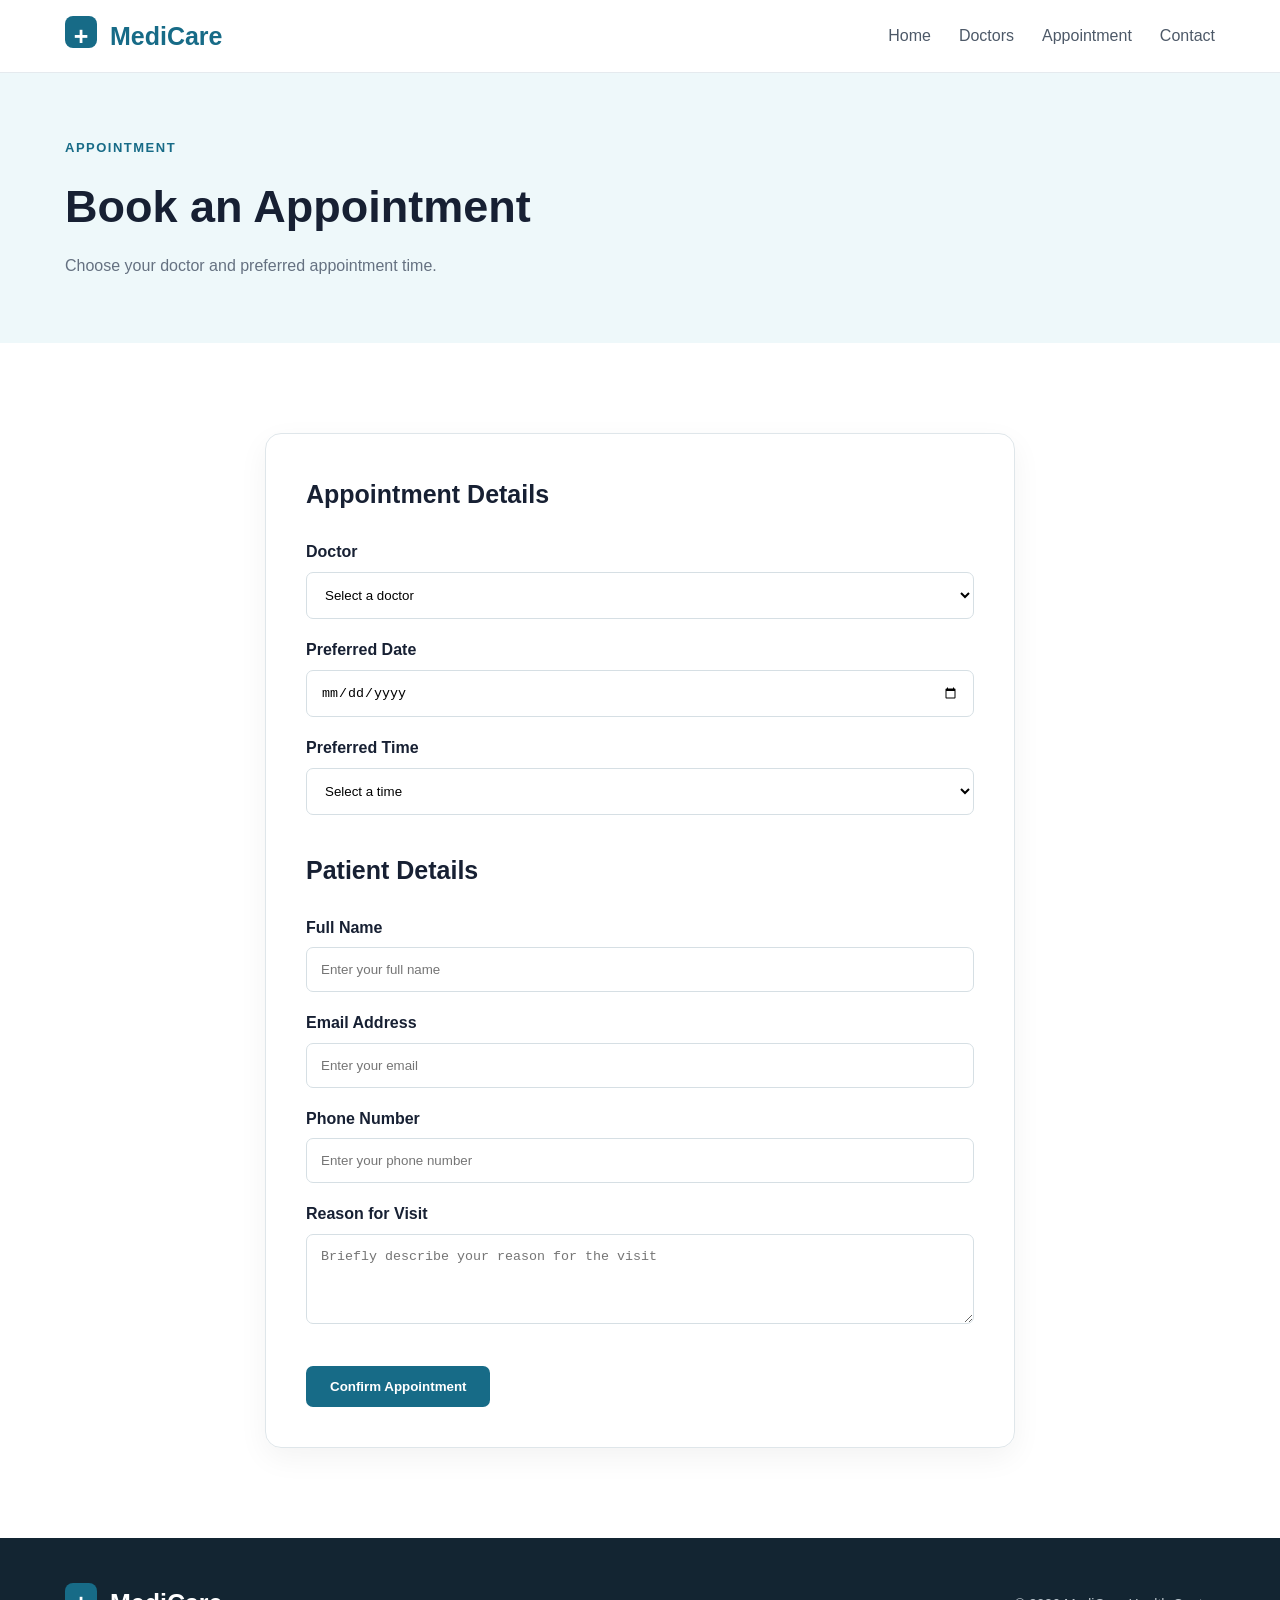
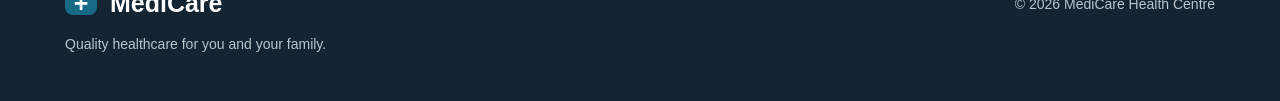
<file: Task-2/booking.html>
<!DOCTYPE html>
<html lang="en">
<head>
    <meta charset="UTF-8">
    <meta name="viewport" content="width=device-width, initial-scale=1.0">
    <title>Book Appointment - MediCare Health Centre</title>
    <link rel="stylesheet" href="style.css">
</head>
<body>

<header>
    <div class="container nav">
        <a href="index.html" class="logo">
            <span>+</span> MediCare
        </a>

        <nav>
            <a href="index.html">Home</a>
            <a href="doctors.html">Doctors</a>
            <a href="booking.html">Appointment</a>
            <a href="index.html#contact">Contact</a>
        </nav>
    </div>
</header>

<main>

    <section class="page-header">
        <div class="container">
            <p class="small-title">APPOINTMENT</p>
            <h1>Book an Appointment</h1>
            <p>
                Choose your doctor and preferred appointment time.
            </p>
        </div>
    </section>

    <section class="section">
        <div class="container">

            <form id="bookingForm" class="booking-form">

                <div class="form-section">
                    <h2>Appointment Details</h2>

                    <label for="doctor">Doctor</label>
                    <select id="doctor" required>
                        <option value="">Select a doctor</option>
                        <option value="Dr. Ananya Rao">Dr. Ananya Rao - General Medicine</option>
                        <option value="Dr. Arjun Mehta">Dr. Arjun Mehta - Cardiology</option>
                        <option value="Dr. Meera Nair">Dr. Meera Nair - Pediatrics</option>
                        <option value="Dr. Kavya Menon">Dr. Kavya Menon - Dermatology</option>
                        <option value="Dr. Rahul Iyer">Dr. Rahul Iyer - Diagnostics</option>
                    </select>

                    <label for="appointmentDate">Preferred Date</label>
                    <input type="date" id="appointmentDate" required>

                    <label for="appointmentTime">Preferred Time</label>
                    <select id="appointmentTime" required>
                        <option value="">Select a time</option>
                        <option value="09:00 AM">09:00 AM</option>
                        <option value="10:00 AM">10:00 AM</option>
                        <option value="11:00 AM">11:00 AM</option>
                        <option value="02:00 PM">02:00 PM</option>
                        <option value="03:00 PM">03:00 PM</option>
                        <option value="04:00 PM">04:00 PM</option>
                        <option value="05:00 PM">05:00 PM</option>
                    </select>
                </div>

                <div class="form-section">
                    <h2>Patient Details</h2>

                    <label for="patientName">Full Name</label>
                    <input
                        type="text"
                        id="patientName"
                        placeholder="Enter your full name"
                        required
                    >

                    <label for="patientEmail">Email Address</label>
                    <input
                        type="email"
                        id="patientEmail"
                        placeholder="Enter your email"
                        required
                    >

                    <label for="patientPhone">Phone Number</label>
                    <input
                        type="tel"
                        id="patientPhone"
                        placeholder="Enter your phone number"
                        required
                    >

                    <label for="reason">Reason for Visit</label>
                    <textarea
                        id="reason"
                        rows="4"
                        placeholder="Briefly describe your reason for the visit"
                    ></textarea>
                </div>

                <p id="bookingError" class="form-error"></p>

                <button type="submit" class="btn">
                    Confirm Appointment
                </button>

            </form>

        </div>
    </section>

</main>

<footer>
    <div class="container footer-content">
        <div>
            <a href="index.html" class="logo">
                <span>+</span> MediCare
            </a>
            <p>Quality healthcare for you and your family.</p>
        </div>

        <p>© 2026 MediCare Health Centre</p>
    </div>
</footer>

<script src="script.js"></script>
</body>
</html>
</file>
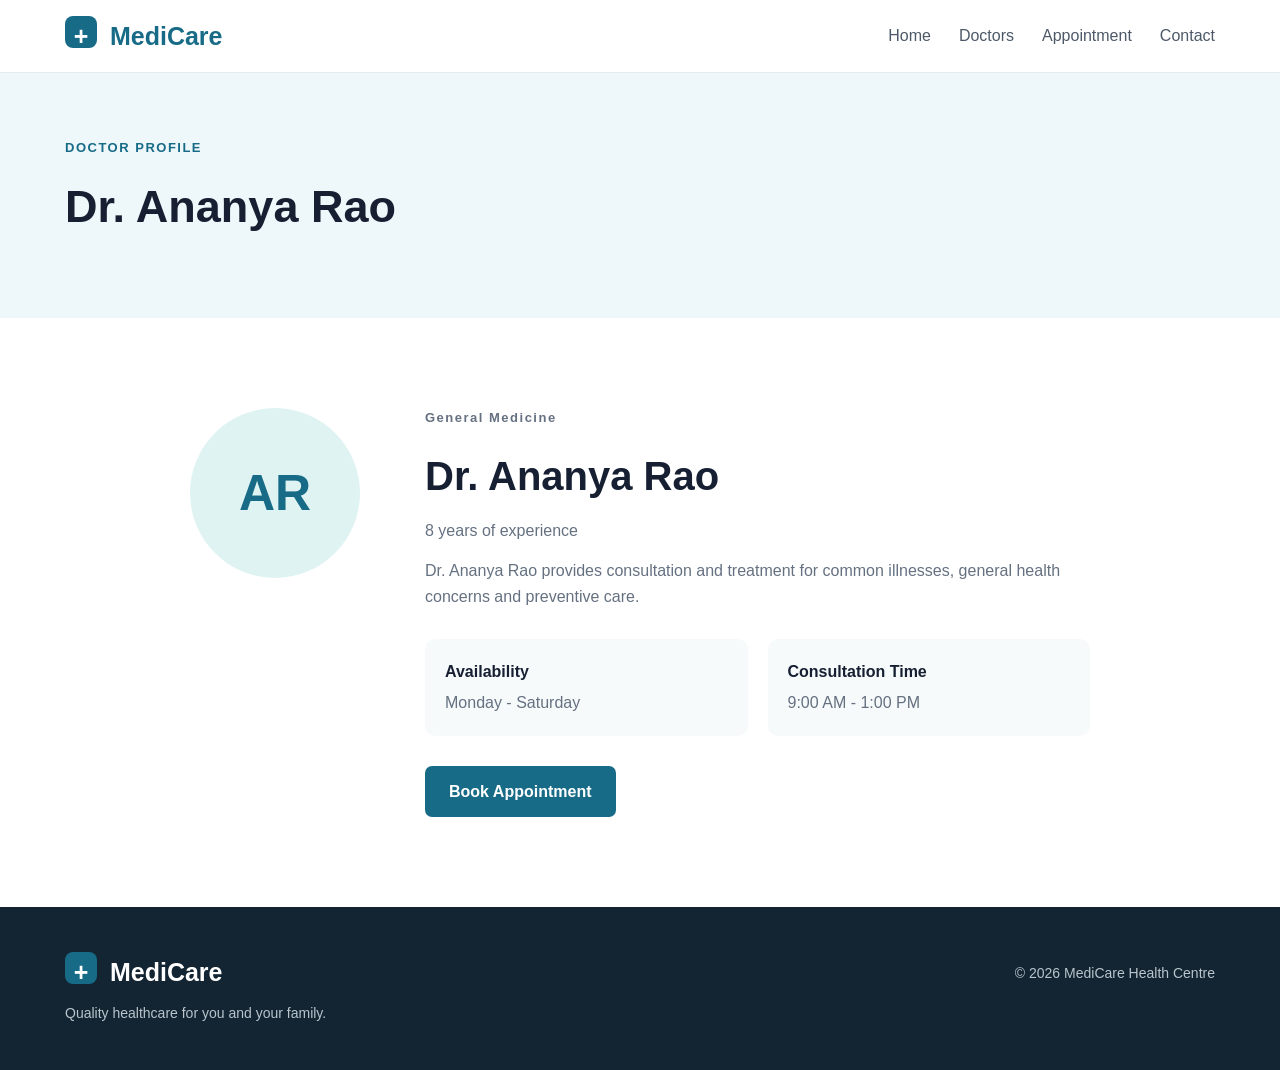
<file: Task-2/doctor-details.html>
<!DOCTYPE html>
<html lang="en">
<head>
    <meta charset="UTF-8">
    <meta name="viewport" content="width=device-width, initial-scale=1.0">
    <title>Doctor Details - MediCare Health Centre</title>
    <link rel="stylesheet" href="style.css">
</head>
<body>

<header>
    <div class="container nav">
        <a href="index.html" class="logo">
            <span>+</span> MediCare
        </a>

        <nav>
            <a href="index.html">Home</a>
            <a href="doctors.html">Doctors</a>
            <a href="booking.html">Appointment</a>
            <a href="index.html#contact">Contact</a>
        </nav>
    </div>
</header>

<main>

    <section class="page-header">
        <div class="container">
            <p class="small-title">DOCTOR PROFILE</p>
            <h1 id="doctorPageTitle">Doctor Details</h1>
        </div>
    </section>

    <section class="section">
        <div class="container doctor-profile">

            <div class="profile-avatar" id="doctorAvatar">DR</div>

            <div class="profile-content">
                <p class="small-title" id="doctorDepartment">
                    SPECIALIST
                </p>

                <h2 id="doctorName">Doctor Name</h2>

                <p id="doctorExperience"></p>

                <p id="doctorDescription"></p>

                <div class="profile-details">
                    <div>
                        <strong>Availability</strong>
                        <p id="doctorDays"></p>
                    </div>

                    <div>
                        <strong>Consultation Time</strong>
                        <p id="doctorTime"></p>
                    </div>
                </div>

                <a id="bookDoctor" href="booking.html" class="btn">
                    Book Appointment
                </a>
            </div>

        </div>
    </section>

</main>

<footer>
    <div class="container footer-content">
        <div>
            <a href="index.html" class="logo">
                <span>+</span> MediCare
            </a>
            <p>Quality healthcare for you and your family.</p>
        </div>

        <p>© 2026 MediCare Health Centre</p>
    </div>
</footer>

<script src="script.js"></script>
</body>
</html>
</file>
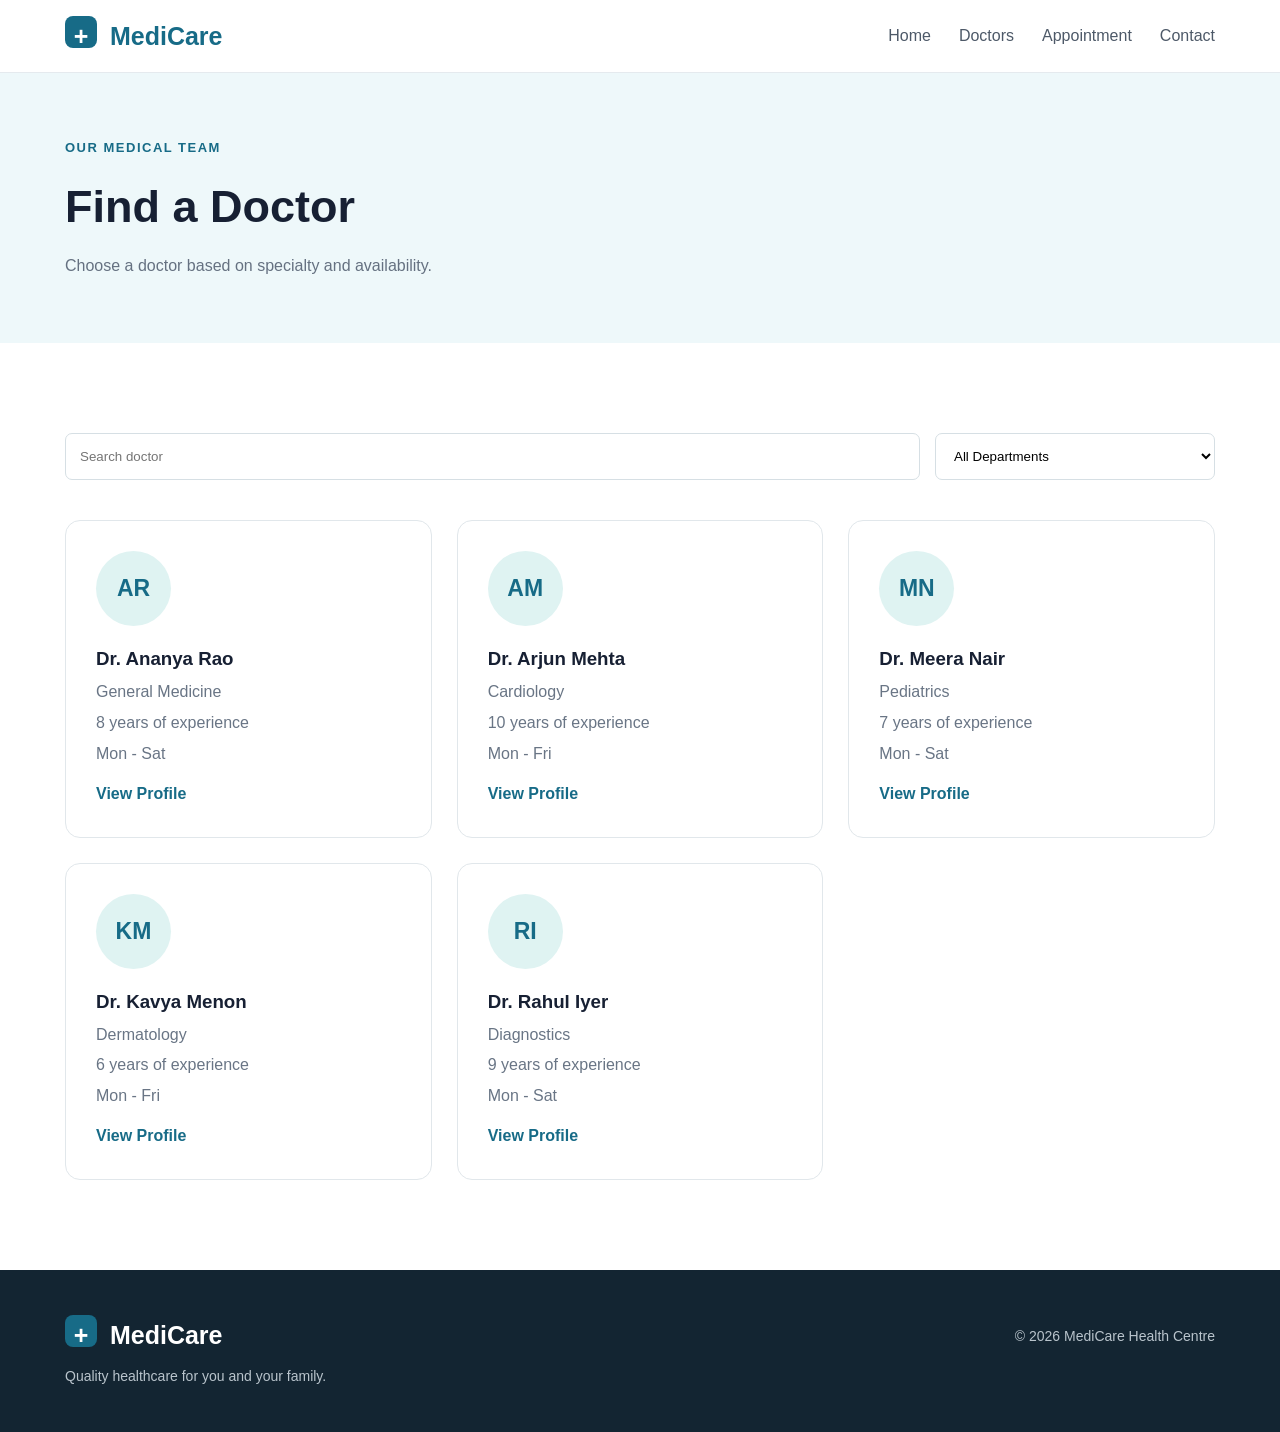
<file: Task-2/doctors.html>
<!DOCTYPE html>
<html lang="en">
<head>
    <meta charset="UTF-8">
    <meta name="viewport" content="width=device-width, initial-scale=1.0">
    <title>Our Doctors - MediCare Health Centre</title>
    <link rel="stylesheet" href="style.css">
</head>
<body>

<header>
    <div class="container nav">
        <a href="index.html" class="logo">
            <span>+</span> MediCare
        </a>

        <nav>
            <a href="index.html">Home</a>
            <a href="doctors.html">Doctors</a>
            <a href="booking.html">Appointment</a>
            <a href="index.html#contact">Contact</a>
        </nav>
    </div>
</header>

<main>

    <section class="page-header">
        <div class="container">
            <p class="small-title">OUR MEDICAL TEAM</p>
            <h1>Find a Doctor</h1>
            <p>
                Choose a doctor based on specialty and availability.
            </p>
        </div>
    </section>

    <section class="section">
        <div class="container">

            <div class="doctor-search">
                <input
                    type="text"
                    id="doctorSearch"
                    placeholder="Search doctor"
                >

                <select id="departmentFilter">
                    <option value="">All Departments</option>
                    <option value="General Medicine">General Medicine</option>
                    <option value="Cardiology">Cardiology</option>
                    <option value="Pediatrics">Pediatrics</option>
                    <option value="Dermatology">Dermatology</option>
                    <option value="Diagnostics">Diagnostics</option>
                </select>
            </div>

            <div id="doctorList" class="doctor-cards">

                <div class="doctor-card doctor-item"
                     data-name="Dr. Ananya Rao"
                     data-department="General Medicine">
                    <div class="doctor-avatar">AR</div>
                    <h3>Dr. Ananya Rao</h3>
                    <p>General Medicine</p>
                    <p>8 years of experience</p>
                    <p>Mon - Sat</p>
                    <a href="doctor-details.html?id=1">View Profile</a>
                </div>

                <div class="doctor-card doctor-item"
                     data-name="Dr. Arjun Mehta"
                     data-department="Cardiology">
                    <div class="doctor-avatar">AM</div>
                    <h3>Dr. Arjun Mehta</h3>
                    <p>Cardiology</p>
                    <p>10 years of experience</p>
                    <p>Mon - Fri</p>
                    <a href="doctor-details.html?id=2">View Profile</a>
                </div>

                <div class="doctor-card doctor-item"
                     data-name="Dr. Meera Nair"
                     data-department="Pediatrics">
                    <div class="doctor-avatar">MN</div>
                    <h3>Dr. Meera Nair</h3>
                    <p>Pediatrics</p>
                    <p>7 years of experience</p>
                    <p>Mon - Sat</p>
                    <a href="doctor-details.html?id=3">View Profile</a>
                </div>

                <div class="doctor-card doctor-item"
                     data-name="Dr. Kavya Menon"
                     data-department="Dermatology">
                    <div class="doctor-avatar">KM</div>
                    <h3>Dr. Kavya Menon</h3>
                    <p>Dermatology</p>
                    <p>6 years of experience</p>
                    <p>Mon - Fri</p>
                    <a href="doctor-details.html?id=4">View Profile</a>
                </div>

                <div class="doctor-card doctor-item"
                     data-name="Dr. Rahul Iyer"
                     data-department="Diagnostics">
                    <div class="doctor-avatar">RI</div>
                    <h3>Dr. Rahul Iyer</h3>
                    <p>Diagnostics</p>
                    <p>9 years of experience</p>
                    <p>Mon - Sat</p>
                    <a href="doctor-details.html?id=5">View Profile</a>
                </div>

            </div>

            <p id="noDoctors" class="no-results">
                No doctors found.
            </p>

        </div>
    </section>

</main>

<footer>
    <div class="container footer-content">
        <div>
            <a href="index.html" class="logo">
                <span>+</span> MediCare
            </a>
            <p>Quality healthcare for you and your family.</p>
        </div>

        <p>© 2026 MediCare Health Centre</p>
    </div>
</footer>

<script src="script.js"></script>
</body>
</html>
</file>
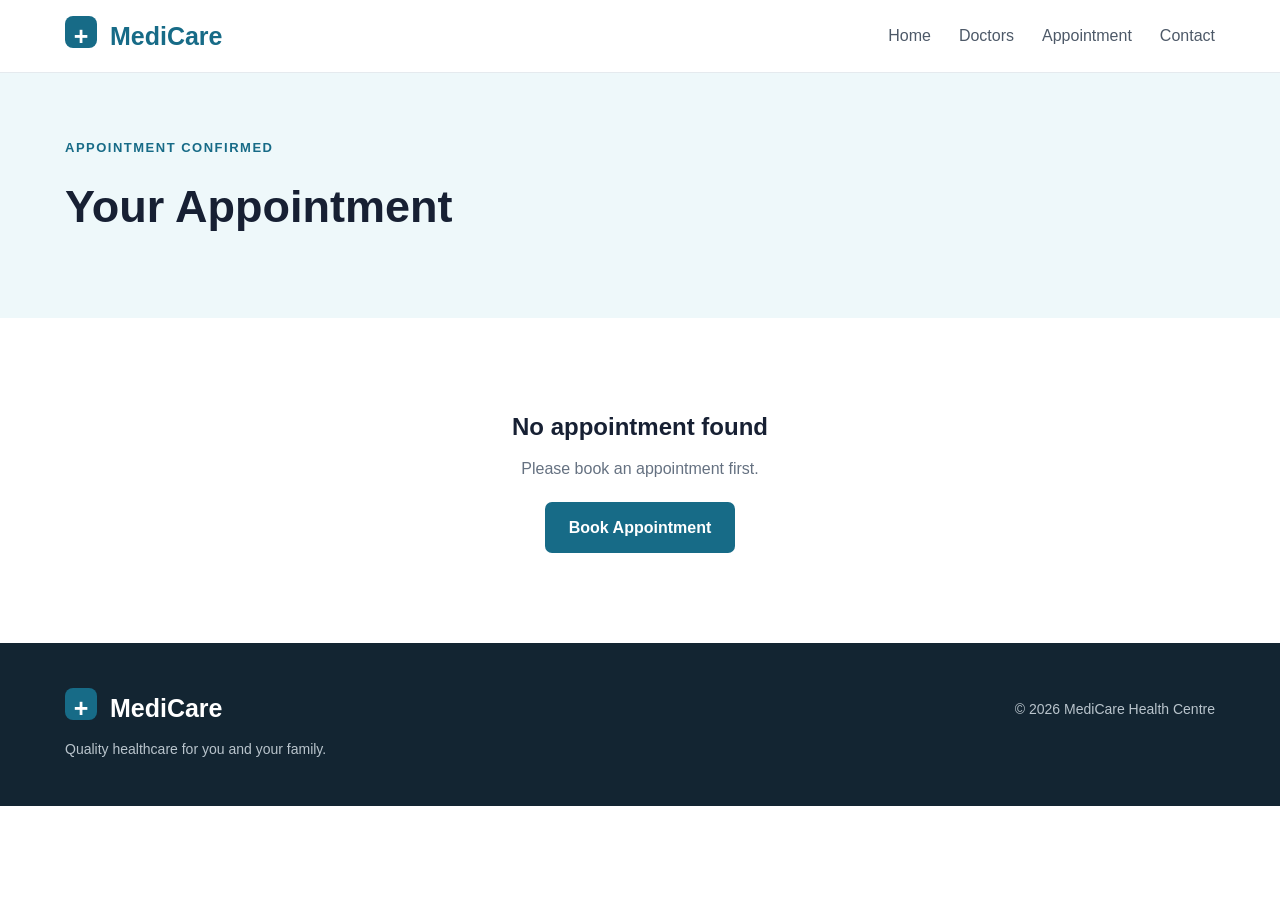
<file: Task-2/summary.html>
<!DOCTYPE html>
<html lang="en">
<head>
    <meta charset="UTF-8">
    <meta name="viewport" content="width=device-width, initial-scale=1.0">
    <title>Appointment Summary - MediCare Health Centre</title>
    <link rel="stylesheet" href="style.css">
</head>
<body>

<header>
    <div class="container nav">
        <a href="index.html" class="logo">
            <span>+</span> MediCare
        </a>

        <nav>
            <a href="index.html">Home</a>
            <a href="doctors.html">Doctors</a>
            <a href="booking.html">Appointment</a>
            <a href="index.html#contact">Contact</a>
        </nav>
    </div>
</header>

<main>

    <section class="page-header">
        <div class="container">
            <p class="small-title">APPOINTMENT CONFIRMED</p>
            <h1>Your Appointment</h1>
        </div>
    </section>

    <section class="section">
        <div class="container">

            <div id="appointmentSummary" class="summary-card">

                <div class="success-icon">✓</div>

                <h2>Appointment Confirmed</h2>

                <p>
                    Your appointment has been successfully booked.
                </p>

                <div class="summary-details">

                    <div>
                        <span>Appointment ID</span>
                        <strong id="summaryId"></strong>
                    </div>

                    <div>
                        <span>Doctor</span>
                        <strong id="summaryDoctor"></strong>
                    </div>

                    <div>
                        <span>Date</span>
                        <strong id="summaryDate"></strong>
                    </div>

                    <div>
                        <span>Time</span>
                        <strong id="summaryTime"></strong>
                    </div>

                    <div>
                        <span>Patient</span>
                        <strong id="summaryPatient"></strong>
                    </div>

                    <div>
                        <span>Phone</span>
                        <strong id="summaryPhone"></strong>
                    </div>

                </div>

                <div class="summary-actions">
                    <a href="doctors.html" class="btn">
                        Find Another Doctor
                    </a>

                    <a href="index.html" class="btn outline">
                        Back to Home
                    </a>
                </div>

            </div>

            <div id="noAppointment" class="empty-summary">
                <h2>No appointment found</h2>
                <p>Please book an appointment first.</p>
                <a href="booking.html" class="btn">
                    Book Appointment
                </a>
            </div>

        </div>
    </section>

</main>

<footer>
    <div class="container footer-content">
        <div>
            <a href="index.html" class="logo">
                <span>+</span> MediCare
            </a>
            <p>Quality healthcare for you and your family.</p>
        </div>

        <p>© 2026 MediCare Health Centre</p>
    </div>
</footer>

<script src="script.js"></script>
</body>
</html>
</file>
<file: Task-1/style.css>
* {
    margin: 0;
    padding: 0;
    box-sizing: border-box;
}

html {
    scroll-behavior: smooth;
}

body {
    font-family: "Inter", Arial, sans-serif;
    background: #ffffff;
    color: #172033;
    line-height: 1.6;
    overflow-x: hidden;
}

img {
    max-width: 100%;
    display: block;
}

a {
    color: inherit;
    text-decoration: none;
}

button,
input,
select,
textarea {
    font: inherit;
}

button {
    cursor: pointer;
}

ul {
    list-style: none;
}

:root {
    --primary: #176b87;
    --primary-dark: #10566d;
    --primary-light: #eaf6f9;
    --secondary: #0f766e;
    --accent: #dff3f2;
    --heading: #172033;
    --text: #5b6577;
    --muted: #7b8494;
    --white: #ffffff;
    --background: #f7fafb;
    --border: #e4eaee;
    --success: #19734a;
    --error: #c0392b;
    --shadow-small: 0 8px 24px rgba(23, 32, 51, 0.06);
    --shadow-medium: 0 16px 40px rgba(23, 32, 51, 0.09);
    --radius-medium: 14px;
    --radius-large: 22px;
    --container-width: 1180px;
}

.container {
    width: min(calc(100% - 40px), var(--container-width));
    margin: 0 auto;
}

.section-padding {
    padding: 100px 0;
}

h1,
h2,
h3 {
    color: var(--heading);
    line-height: 1.2;
}

h1 {
    font-size: clamp(2.8rem, 6vw, 5rem);
    font-weight: 800;
    letter-spacing: -0.04em;
}

h2 {
    font-size: clamp(2rem, 4vw, 3rem);
    font-weight: 700;
    letter-spacing: -0.025em;
}

h3 {
    font-size: 1.25rem;
    font-weight: 700;
}

p {
    color: var(--text);
}

.section-heading {
    max-width: 720px;
    margin-bottom: 55px;
}

.section-heading.centered {
    margin-left: auto;
    margin-right: auto;
    text-align: center;
}

.section-heading h2 {
    margin: 10px 0 18px;
}

.section-heading > p:last-child {
    max-width: 620px;
}

.section-heading.centered > p:last-child {
    margin-left: auto;
    margin-right: auto;
}

.section-label {
    display: inline-block;
    margin-bottom: 8px;
    color: var(--primary);
    font-size: 0.78rem;
    font-weight: 700;
    letter-spacing: 0.12em;
    text-transform: uppercase;
}


/* HEADER */

.site-header {
    position: sticky;
    top: 0;
    z-index: 1000;
    background: rgba(255, 255, 255, 0.96);
    border-bottom: 1px solid var(--border);
    backdrop-filter: blur(12px);
}

.header-container {
    min-height: 78px;
    display: flex;
    align-items: center;
    justify-content: space-between;
}

.logo {
    display: inline-flex;
    align-items: center;
    gap: 10px;
    color: var(--heading);
}

.logo-mark {
    width: 38px;
    height: 38px;
    display: grid;
    place-items: center;
    border-radius: 10px;
    background: var(--primary);
    color: var(--white);
    font-size: 1.4rem;
    font-weight: 700;
}

.logo-text {
    display: flex;
    flex-direction: column;
    line-height: 1.1;
}

.logo-text strong {
    font-size: 1.05rem;
    font-weight: 800;
}

.logo-text small {
    margin-top: 3px;
    color: var(--muted);
    font-size: 0.65rem;
    font-weight: 600;
    letter-spacing: 0.06em;
    text-transform: uppercase;
}

.navigation-list {
    display: flex;
    align-items: center;
    gap: 23px;
}

.nav-link {
    position: relative;
    color: var(--text);
    font-size: 0.86rem;
    font-weight: 600;
    transition: color 0.25s ease;
}

.nav-link::after {
    content: "";
    position: absolute;
    left: 0;
    bottom: -8px;
    width: 0;
    height: 2px;
    background: var(--primary);
    transition: width 0.25s ease;
}

.nav-link:hover,
.nav-link.active {
    color: var(--primary);
}

.nav-link:hover::after,
.nav-link.active::after {
    width: 100%;
}

.menu-toggle {
    display: none;
    width: 42px;
    height: 42px;
    padding: 8px;
    border: 1px solid var(--border);
    border-radius: 8px;
    background: var(--white);
}

.menu-toggle span {
    display: block;
    width: 100%;
    height: 2px;
    margin: 5px 0;
    background: var(--heading);
}


/* BUTTONS */

.button {
    display: inline-flex;
    align-items: center;
    justify-content: center;
    min-height: 50px;
    padding: 0 24px;
    border-radius: 8px;
    font-size: 0.9rem;
    font-weight: 700;
    transition: transform 0.25s ease, background-color 0.25s ease, box-shadow 0.25s ease;
}

.button:hover {
    transform: translateY(-2px);
}

.button-primary {
    background: var(--primary);
    color: var(--white);
    box-shadow: 0 8px 20px rgba(23, 107, 135, 0.18);
}

.button-primary:hover {
    background: var(--primary-dark);
}

.button-secondary {
    background: var(--white);
    color: var(--primary);
    border: 1px solid var(--border);
}

.button-secondary:hover {
    border-color: var(--primary);
}

.button-light {
    background: var(--white);
    color: var(--primary);
}


/* HERO */

.hero-section {
    min-height: 680px;
    display: flex;
    align-items: center;
    background: linear-gradient(
        135deg,
        #f2fafb 0%,
        #ffffff 58%,
        #eef7f7 100%
    );
}

.hero-container {
    display: grid;
    grid-template-columns:
        minmax(0, 1.15fr)
        minmax(320px, 0.85fr);
    gap: 80px;
    align-items: center;
}

.hero-content {
    max-width: 700px;
}

.hero-content h1 {
    max-width: 700px;
    margin-bottom: 25px;
}

.hero-content h1 span {
    display: block;
    color: var(--primary);
}

.hero-description {
    max-width: 600px;
    margin-bottom: 32px;
    font-size: 1.08rem;
}

.hero-actions {
    display: flex;
    flex-wrap: wrap;
    gap: 14px;
}

.hero-trust {
    display: flex;
    flex-wrap: wrap;
    gap: 22px;
    margin-top: 30px;
}

.trust-item {
    display: flex;
    align-items: center;
    gap: 8px;
    color: var(--text);
    font-size: 0.85rem;
    font-weight: 600;
}

.trust-icon {
    width: 20px;
    height: 20px;
    display: grid;
    place-items: center;
    border-radius: 50%;
    background: var(--accent);
    color: var(--secondary);
    font-size: 0.7rem;
    font-weight: 800;
}

.hero-visual {
    min-height: 420px;
    display: flex;
    align-items: center;
    justify-content: center;
}

.hero-card {
    width: min(100%, 420px);
    padding: 45px;
    border: 1px solid rgba(23, 107, 135, 0.12);
    border-radius: var(--radius-large);
    background: linear-gradient(
        145deg,
        #ffffff,
        #eaf6f9
    );
    box-shadow: var(--shadow-medium);
}

.hero-card-icon {
    width: 58px;
    height: 58px;
    display: grid;
    place-items: center;
    margin-bottom: 25px;
    border-radius: 16px;
    background: var(--primary);
    color: var(--white);
    font-size: 2rem;
    font-weight: 700;
}

.hero-card h2 {
    margin-bottom: 15px;
    font-size: 2rem;
}

.hero-card p {
    margin-bottom: 25px;
}

.hero-card a,
.service-link,
.doctor-link {
    color: var(--primary);
    font-size: 0.85rem;
    font-weight: 700;
}


/* QUICK INFORMATION */

.quick-info-section {
    position: relative;
    z-index: 2;
    margin-top: -45px;
}

.quick-info-grid {
    display: grid;
    grid-template-columns: repeat(3, 1fr);
    gap: 20px;
}

.quick-info-card {
    display: flex;
    align-items: center;
    gap: 15px;
    min-height: 110px;
    padding: 22px;
    border: 1px solid var(--border);
    border-radius: var(--radius-medium);
    background: var(--white);
    box-shadow: var(--shadow-small);
}

.quick-info-icon {
    flex-shrink: 0;
    width: 44px;
    height: 44px;
    display: grid;
    place-items: center;
    border-radius: 12px;
    background: var(--primary-light);
    color: var(--primary);
    font-size: 1.25rem;
    font-weight: 700;
}

.quick-info-card strong {
    display: block;
    margin-bottom: 3px;
    color: var(--heading);
    font-size: 0.95rem;
}

.quick-info-card p {
    font-size: 0.78rem;
}


/* ABOUT */

.about-section {
    background: var(--white);
}

.about-grid {
    display: grid;
    grid-template-columns:
        minmax(0, 1fr)
        minmax(300px, 0.8fr);
    gap: 80px;
    align-items: start;
}

.about-content > p {
    max-width: 650px;
    margin-bottom: 18px;
}

.about-features {
    margin-top: 35px;
    display: grid;
    gap: 24px;
}

.about-feature {
    display: flex;
    gap: 15px;
}

.feature-check {
    flex-shrink: 0;
    width: 30px;
    height: 30px;
    display: grid;
    place-items: center;
    border-radius: 50%;
    background: var(--accent);
    color: var(--secondary);
    font-size: 0.75rem;
    font-weight: 800;
}

.about-feature h3 {
    margin-bottom: 5px;
    font-size: 1rem;
}

.about-feature p {
    font-size: 0.86rem;
}

.about-stats {
    display: grid;
    grid-template-columns: repeat(2, 1fr);
    gap: 16px;
}

.stat-card {
    min-height: 160px;
    display: flex;
    flex-direction: column;
    justify-content: center;
    padding: 25px;
    border: 1px solid var(--border);
    border-radius: var(--radius-medium);
    background: var(--background);
}

.stat-card strong {
    margin-bottom: 8px;
    color: var(--primary);
    font-size: 2rem;
    font-weight: 800;
}

.stat-card span {
    color: var(--text);
    font-size: 0.85rem;
    font-weight: 600;
}


/* SERVICES */

.services-section {
    background: var(--background);
}

.services-grid,
.why-grid,
.testimonials-grid {
    display: grid;
    grid-template-columns: repeat(3, 1fr);
    gap: 22px;
}

.service-card,
.why-card,
.testimonial-card {
    padding: 32px;
    border: 1px solid var(--border);
    border-radius: var(--radius-medium);
    background: var(--white);
    transition:
        transform 0.25s ease,
        box-shadow 0.25s ease,
        border-color 0.25s ease;
}

.service-card:hover,
.why-card:hover,
.testimonial-card:hover {
    transform: translateY(-5px);
    border-color: rgba(23, 107, 135, 0.25);
    box-shadow: var(--shadow-medium);
}

.service-icon,
.why-icon {
    width: 50px;
    height: 50px;
    display: grid;
    place-items: center;
    margin-bottom: 22px;
    border-radius: 14px;
    background: var(--primary-light);
    color: var(--primary);
    font-size: 1.4rem;
    font-weight: 700;
}

.service-card h3,
.why-card h3 {
    margin-bottom: 12px;
}

.service-card p,
.why-card p {
    margin-bottom: 22px;
    font-size: 0.88rem;
}


/* WHY US */

.why-section {
    background: var(--white);
}


/* DOCTORS */

.doctors-section {
    background: var(--background);
}

.doctors-grid {
    display: grid;
    grid-template-columns: repeat(3, 1fr);
    gap: 24px;
}

.doctor-card {
    overflow: hidden;
    border: 1px solid var(--border);
    border-radius: var(--radius-medium);
    background: var(--white);
    box-shadow: var(--shadow-small);
    transition:
        transform 0.25s ease,
        box-shadow 0.25s ease;
}

.doctor-card:hover {
    transform: translateY(-5px);
    box-shadow: var(--shadow-medium);
}

.doctor-photo {
    height: 250px;
    display: grid;
    place-items: center;
    background: linear-gradient(
        135deg,
        #eaf6f9,
        #dff3f2
    );
}

.doctor-photo span {
    width: 100px;
    height: 100px;
    display: grid;
    place-items: center;
    border-radius: 50%;
    background: var(--white);
    color: var(--primary);
    font-size: 1.4rem;
    font-weight: 800;
    box-shadow: var(--shadow-small);
}

.doctor-content {
    padding: 28px;
}

.doctor-speciality {
    margin-bottom: 8px;
    color: var(--primary);
    font-size: 0.75rem;
    font-weight: 700;
    letter-spacing: 0.08em;
    text-transform: uppercase;
}

.doctor-content h3 {
    margin-bottom: 10px;
}

.doctor-content > p:not(.doctor-speciality) {
    margin-bottom: 20px;
    font-size: 0.86rem;
}


/* TESTIMONIALS */

.testimonials-section {
    background: var(--white);
}

.testimonial-card {
    position: relative;
}

.stars {
    margin-bottom: 18px;
    color: #e2a400;
    letter-spacing: 3px;
}

.testimonial-card p {
    margin-bottom: 20px;
    font-size: 0.95rem;
}

.testimonial-card strong {
    color: var(--heading);
    font-size: 0.82rem;
}


/* APPOINTMENT */

.appointment-section {
    background: var(--background);
}

.appointment-wrapper {
    display: grid;
    grid-template-columns:
        minmax(0, 0.8fr)
        minmax(400px, 1.2fr);
    gap: 70px;
    align-items: start;
}

.appointment-intro {
    padding-top: 20px;
}

.appointment-intro h2 {
    margin: 10px 0 20px;
}

.appointment-intro > p {
    max-width: 500px;
}

.appointment-points {
    display: grid;
    gap: 18px;
    margin-top: 35px;
}

.appointment-point {
    display: flex;
    align-items: flex-start;
    gap: 12px;
}

.appointment-point span {
    flex-shrink: 0;
    width: 24px;
    height: 24px;
    display: grid;
    place-items: center;
    border-radius: 50%;
    background: var(--accent);
    color: var(--secondary);
    font-size: 0.7rem;
    font-weight: 800;
}

.appointment-point p {
    font-size: 0.86rem;
}

.appointment-form {
    padding: 38px;
    border: 1px solid var(--border);
    border-radius: var(--radius-large);
    background: var(--white);
    box-shadow: var(--shadow-medium);
}

.form-heading {
    margin-bottom: 30px;
}

.form-heading h3 {
    margin-bottom: 6px;
    font-size: 1.45rem;
}

.form-heading p {
    font-size: 0.8rem;
}

.form-row {
    display: grid;
    grid-template-columns: repeat(2, 1fr);
    gap: 18px;
}

.form-group {
    margin-bottom: 20px;
}

.form-group label {
    display: block;
    margin-bottom: 7px;
    color: var(--heading);
    font-size: 0.82rem;
    font-weight: 700;
}

.form-group input,
.form-group select,
.form-group textarea {
    width: 100%;
    padding: 13px 14px;
    border: 1px solid var(--border);
    border-radius: 8px;
    outline: none;
    background: var(--white);
    color: var(--heading);
    font-size: 0.85rem;
    transition:
        border-color 0.2s ease,
        box-shadow 0.2s ease;
}

.form-group textarea {
    resize: vertical;
    min-height: 120px;
}

.form-group input::placeholder,
.form-group textarea::placeholder {
    color: #a1a8b3;
}

.form-group input:focus,
.form-group select:focus,
.form-group textarea:focus {
    border-color: var(--primary);
    box-shadow: 0 0 0 3px rgba(23, 107, 135, 0.08);
}

.form-checkbox {
    display: flex;
    align-items: flex-start;
    gap: 10px;
    margin-bottom: 5px;
}

.form-checkbox input {
    width: 16px;
    height: 16px;
    margin-top: 3px;
    accent-color: var(--primary);
}

.form-checkbox label {
    color: var(--text);
    font-size: 0.78rem;
    cursor: pointer;
}

.error-message {
    display: block;
    min-height: 16px;
    margin-top: 5px;
    color: var(--error);
    font-size: 0.72rem;
}

.input-error {
    border-color: var(--error) !important;
}

.form-submit {
    width: 100%;
    margin-top: 12px;
    border: none;
}

.form-message {
    min-height: 24px;
    margin-top: 15px;
    font-size: 0.82rem;
    font-weight: 600;
}

.form-message.success {
    color: var(--success);
}

.form-message.error {
    color: var(--error);
}


/* CONTACT */

.contact-section {
    background: var(--white);
}

.contact-layout {
    display: grid;
    grid-template-columns: 1fr 1fr;
    gap: 24px;
    align-items: stretch;
}

.contact-grid {
    display: grid;
    grid-template-columns: repeat(2, 1fr);
    gap: 18px;
}

.contact-card {
    min-height: 180px;
    padding: 28px;
    border: 1px solid var(--border);
    border-radius: var(--radius-medium);
    background: var(--white);
    transition:
        transform 0.25s ease,
        box-shadow 0.25s ease;
}

.contact-card:hover {
    transform: translateY(-4px);
    box-shadow: var(--shadow-small);
}

.contact-icon {
    width: 42px;
    height: 42px;
    display: grid;
    place-items: center;
    margin-bottom: 18px;
    border-radius: 10px;
    background: var(--primary-light);
    color: var(--primary);
    font-size: 1rem;
    font-weight: 700;
}

.contact-card h3 {
    margin-bottom: 8px;
    font-size: 1rem;
}

.contact-card p {
    font-size: 0.82rem;
}

.map-wrapper {
    min-height: 380px;
    overflow: hidden;
    border-radius: var(--radius-medium);
    box-shadow: var(--shadow-small);
    border: 1px solid var(--border);
}

.map-wrapper iframe {
    width: 100%;
    height: 100%;
    min-height: 380px;
    border: 0;
}


/* CTA */

.cta-section {
    padding: 70px 0;
    background: linear-gradient(
        135deg,
        var(--primary),
        var(--primary-dark)
    );
}

.cta-container {
    display: flex;
    align-items: center;
    justify-content: space-between;
    gap: 40px;
}

.cta-section .section-label {
    color: rgba(255, 255, 255, 0.75);
}

.cta-section h2 {
    max-width: 700px;
    color: var(--white);
    font-size: clamp(1.8rem, 3vw, 2.6rem);
}


/* FOOTER */

.site-footer {
    padding: 65px 0 25px;
    background: #101923;
}

.footer-grid {
    display: grid;
    grid-template-columns:
        1.5fr
        0.8fr
        0.9fr
        1fr;
    gap: 50px;
    padding-bottom: 50px;
}

.footer-logo {
    margin-bottom: 20px;
}

.footer-brand > p {
    max-width: 360px;
    color: #aab4c0;
    font-size: 0.82rem;
}

.footer-column h3 {
    margin-bottom: 18px;
    color: var(--white);
    font-size: 0.95rem;
}

.footer-column ul {
    display: grid;
    gap: 10px;
}

.footer-column a,
.footer-column p {
    color: #aab4c0;
    font-size: 0.8rem;
    transition: color 0.2s ease;
}

.footer-column a:hover {
    color: var(--white);
}

.footer-bottom {
    display: flex;
    align-items: center;
    justify-content: space-between;
    gap: 20px;
    padding-top: 25px;
    border-top: 1px solid rgba(255, 255, 255, 0.1);
}

.footer-bottom p,
.footer-bottom a {
    color: #8995a3;
    font-size: 0.75rem;
}


/* RESPONSIVE LAYOUT */

@media (max-width: 1050px) {

    .navigation-list {
        gap: 16px;
    }

    .hero-container {
        grid-template-columns: 1fr;
        gap: 50px;
        padding-top: 70px;
        padding-bottom: 80px;
    }

    .hero-content {
        max-width: 800px;
    }

    .hero-visual {
        min-height: auto;
    }

    .about-grid {
        grid-template-columns: 1fr;
        gap: 50px;
    }

    .services-grid,
    .why-grid,
    .testimonials-grid {
        grid-template-columns: repeat(2, 1fr);
    }

    .doctors-grid {
        grid-template-columns: repeat(2, 1fr);
    }

    .appointment-wrapper {
        grid-template-columns: 1fr;
        gap: 45px;
    }

    .appointment-intro {
        padding-top: 0;
    }

    .contact-layout {
        grid-template-columns: 1fr;
    }

    .footer-grid {
        grid-template-columns: repeat(2, 1fr);
    }
}


@media (max-width: 720px) {

    .container {
        width: min(
            calc(100% - 28px),
            var(--container-width)
        );
    }

    .section-padding {
        padding: 70px 0;
    }

    .header-container {
        min-height: 68px;
    }

    .main-navigation {
        position: absolute;
        top: 68px;
        left: 0;
        width: 100%;
        padding: 20px;
        border-bottom: 1px solid var(--border);
        background: var(--white);
        display: none;
    }

    .main-navigation.open {
        display: block;
    }

    .navigation-list {
        flex-direction: column;
        align-items: flex-start;
        gap: 18px;
    }

    .menu-toggle {
        display: block;
    }

    .hero-section {
        min-height: auto;
    }

    .hero-container {
        padding-top: 60px;
        padding-bottom: 70px;
        gap: 40px;
    }

    h1 {
        font-size: clamp(2.5rem, 12vw, 3.6rem);
    }

    .hero-description {
        font-size: 0.95rem;
    }

    .hero-actions {
        flex-direction: column;
        align-items: stretch;
    }

    .button {
        width: 100%;
    }

    .hero-trust {
        flex-direction: column;
        gap: 12px;
    }

    .hero-card {
        padding: 30px;
    }

    .quick-info-section {
        margin-top: 0;
        padding: 20px 0;
    }

    .quick-info-grid,
    .services-grid,
    .why-grid,
    .doctors-grid,
    .testimonials-grid,
    .contact-grid {
        grid-template-columns: 1fr;
    }

    .about-stats {
        grid-template-columns: 1fr;
    }

    .form-row {
        grid-template-columns: 1fr;
        gap: 0;
    }

    .appointment-form {
        padding: 25px 20px;
    }

    .contact-layout {
        grid-template-columns: 1fr;
    }

    .map-wrapper,
    .map-wrapper iframe {
        min-height: 320px;
    }

    .cta-container {
        flex-direction: column;
        align-items: flex-start;
    }

    .footer-grid {
        grid-template-columns: 1fr;
        gap: 35px;
    }

    .footer-bottom {
        flex-direction: column;
        align-items: flex-start;
    }
}


@media (max-width: 420px) {

    .hero-card {
        padding: 25px;
    }

    .service-card,
    .why-card,
    .doctor-content,
    .testimonial-card,
    .contact-card {
        padding: 24px;
    }

    .appointment-form {
        padding: 22px 16px;
    }
}
</file>
<file: Task-2/style.css>
* {
    margin: 0;
    padding: 0;
    box-sizing: border-box;
}

html {
    scroll-behavior: smooth;
}

body {
    font-family: Arial, sans-serif;
    color: #172033;
    background: #ffffff;
    line-height: 1.6;
}

a {
    text-decoration: none;
    color: inherit;
}

.container {
    width: 90%;
    max-width: 1150px;
    margin: auto;
}

header {
    background: #ffffff;
    border-bottom: 1px solid #e5eaee;
    position: sticky;
    top: 0;
    z-index: 100;
}

.nav {
    min-height: 72px;
    display: flex;
    justify-content: space-between;
    align-items: center;
}

.logo {
    font-size: 25px;
    font-weight: bold;
    color: #176b87;
}

.logo span {
    display: inline-grid;
    place-items: center;
    width: 32px;
    height: 32px;
    margin-right: 6px;
    background: #176b87;
    color: white;
    border-radius: 8px;
}

nav {
    display: flex;
    gap: 28px;
}

nav a {
    color: #4d5968;
    font-weight: 500;
}

nav a:hover {
    color: #176b87;
}

.hero {
    background: #eef8fa;
    padding: 90px 0;
}

.hero-content {
    display: grid;
    grid-template-columns: 1.4fr 0.8fr;
    gap: 70px;
    align-items: center;
}

.small-title {
    color: #176b87;
    font-size: 13px;
    font-weight: bold;
    letter-spacing: 1.5px;
    margin-bottom: 12px;
}

.hero h1 {
    font-size: 55px;
    line-height: 1.1;
    margin-bottom: 22px;
}

.hero p {
    color: #596575;
    font-size: 17px;
    max-width: 650px;
}

.buttons {
    display: flex;
    gap: 15px;
    margin-top: 30px;
}

.btn {
    display: inline-block;
    border: none;
    padding: 13px 24px;
    background: #176b87;
    color: white;
    border-radius: 7px;
    font-weight: bold;
    cursor: pointer;
}

.btn:hover {
    background: #10566d;
}

.btn.outline {
    background: transparent;
    border: 1px solid #176b87;
    color: #176b87;
}

.btn.white {
    background: white;
    color: #176b87;
}

.hero-card {
    background: white;
    padding: 45px;
    border-radius: 20px;
    box-shadow: 0 15px 40px rgba(0,0,0,0.08);
}

.hero-card h2 {
    margin: 20px 0 10px;
}

.hero-card p {
    font-size: 15px;
}

.medical-icon,
.success-icon {
    width: 58px;
    height: 58px;
    display: grid;
    place-items: center;
    background: #dff3f2;
    color: #176b87;
    font-size: 30px;
    font-weight: bold;
    border-radius: 14px;
}

.highlights {
    background: white;
    box-shadow: 0 5px 20px rgba(0,0,0,0.05);
}

.highlight-grid {
    display: grid;
    grid-template-columns: repeat(3, 1fr);
}

.highlight-grid > div {
    padding: 30px;
    border-right: 1px solid #e5eaee;
}

.highlight-grid > div:last-child {
    border-right: none;
}

.highlight-grid h3 {
    margin-bottom: 7px;
}

.highlight-grid p {
    color: #697585;
    font-size: 14px;
}

.section {
    padding: 90px 0;
}

.light {
    background: #f7fafb;
}

.section-heading {
    max-width: 650px;
    margin-bottom: 45px;
}

.section-heading h2 {
    font-size: 38px;
    margin-bottom: 12px;
}

.section-heading > p:last-child {
    color: #687384;
}

.cards {
    display: grid;
    grid-template-columns: repeat(4, 1fr);
    gap: 22px;
}

.card {
    padding: 28px;
    border: 1px solid #e2e8ec;
    border-radius: 14px;
    background: white;
}

.card h3 {
    margin: 18px 0 10px;
}

.card p {
    color: #697585;
    font-size: 14px;
}

.icon {
    width: 45px;
    height: 45px;
    display: grid;
    place-items: center;
    background: #eaf6f9;
    color: #176b87;
    border-radius: 10px;
    font-size: 21px;
    font-weight: bold;
}

.about {
    display: grid;
    grid-template-columns: 1.3fr 0.8fr;
    gap: 70px;
    align-items: center;
}

.about h2 {
    font-size: 38px;
    margin-bottom: 20px;
}

.about p {
    color: #657181;
    margin-bottom: 16px;
}

.about-box {
    background: white;
    padding: 35px;
    border-radius: 15px;
    border: 1px solid #e1e8ec;
}

.about-box h3 {
    margin-bottom: 20px;
}

.about-box li {
    padding: 11px 0;
    border-bottom: 1px solid #e9edef;
}

.about-box li::before {
    content: "✓";
    color: #176b87;
    font-weight: bold;
    margin-right: 10px;
}

.doctor-cards {
    display: grid;
    grid-template-columns: repeat(3, 1fr);
    gap: 25px;
}

.doctor-card {
    padding: 30px;
    background: white;
    border: 1px solid #e1e7eb;
    border-radius: 15px;
}

.doctor-card h3 {
    margin-top: 18px;
}

.doctor-card p {
    color: #697585;
    margin-top: 5px;
}

.doctor-card a {
    display: inline-block;
    color: #176b87;
    font-weight: bold;
    margin-top: 15px;
}

.doctor-avatar {
    width: 75px;
    height: 75px;
    display: grid;
    place-items: center;
    border-radius: 50%;
    background: #dff3f2;
    color: #176b87;
    font-size: 23px;
    font-weight: bold;
}

.center {
    text-align: center;
    margin-top: 35px;
}

.stars {
    color: #e0a000;
    letter-spacing: 2px;
    margin-bottom: 15px;
}

.contact-grid {
    display: grid;
    grid-template-columns: repeat(4, 1fr);
    gap: 18px;
}

.contact-card {
    padding: 25px;
    background: #f7fafb;
    border-radius: 12px;
}

.contact-card h3 {
    margin-bottom: 10px;
}

.contact-card p {
    color: #667282;
    font-size: 14px;
}

.map {
    margin-top: 35px;
    overflow: hidden;
    border-radius: 15px;
    border: 1px solid #e1e7eb;
}

.map iframe {
    width: 100%;
    height: 330px;
    border: 0;
    display: block;
}

.appointment-banner {
    background: #176b87;
    color: white;
    padding: 55px 0;
}

.banner-content {
    display: flex;
    justify-content: space-between;
    align-items: center;
    gap: 30px;
}

.banner-content p {
    font-size: 13px;
    letter-spacing: 1.5px;
}

.banner-content h2 {
    margin-top: 8px;
    font-size: 32px;
}

footer {
    background: #132532;
    color: white;
    padding: 45px 0;
}

.footer-content {
    display: flex;
    justify-content: space-between;
    gap: 30px;
}

footer .logo {
    color: white;
}

footer p {
    color: #b9c4cc;
    margin-top: 10px;
    font-size: 14px;
}

.page-header {
    background: #eef8fa;
    padding: 65px 0;
}

.page-header h1 {
    font-size: 45px;
    margin-bottom: 10px;
}

.page-header > div > p:last-child {
    color: #657181;
}

.doctor-search {
    display: grid;
    grid-template-columns: 1fr 280px;
    gap: 15px;
    margin-bottom: 40px;
}

.doctor-search input,
.doctor-search select,
.booking-form input,
.booking-form select,
.booking-form textarea {
    width: 100%;
    padding: 14px;
    border: 1px solid #d6dfe4;
    border-radius: 7px;
    outline: none;
    background: white;
}

.doctor-search input:focus,
.doctor-search select:focus,
.booking-form input:focus,
.booking-form select:focus,
.booking-form textarea:focus {
    border-color: #176b87;
}

.no-results {
    display: none;
    text-align: center;
    color: #687384;
    padding: 30px;
}

.doctor-profile {
    display: grid;
    grid-template-columns: 180px 1fr;
    gap: 55px;
    align-items: start;
    max-width: 900px;
}

.profile-avatar {
    width: 170px;
    height: 170px;
    display: grid;
    place-items: center;
    background: #dff3f2;
    color: #176b87;
    border-radius: 50%;
    font-size: 50px;
    font-weight: bold;
}

.profile-content h2 {
    font-size: 40px;
    margin-bottom: 10px;
}

.profile-content > p {
    color: #657181;
    margin-bottom: 15px;
}

.profile-details {
    display: grid;
    grid-template-columns: 1fr 1fr;
    gap: 20px;
    margin: 30px 0;
}

.profile-details div {
    padding: 20px;
    background: #f7fafb;
    border-radius: 10px;
}

.profile-details p {
    color: #657181;
    margin-top: 5px;
}

.booking-form {
    max-width: 750px;
    margin: auto;
    padding: 40px;
    border: 1px solid #dfe6ea;
    border-radius: 16px;
    box-shadow: 0 10px 30px rgba(0,0,0,0.05);
}

.form-section {
    margin-bottom: 35px;
}

.form-section h2 {
    font-size: 25px;
    margin-bottom: 25px;
}

.booking-form label {
    display: block;
    margin: 18px 0 7px;
    font-weight: bold;
}

.booking-form textarea {
    resize: vertical;
}

.form-error {
    color: #c0392b;
    margin-bottom: 15px;
}

.summary-card {
    max-width: 750px;
    margin: auto;
    padding: 45px;
    text-align: center;
    border: 1px solid #dfe6ea;
    border-radius: 16px;
    box-shadow: 0 10px 30px rgba(0,0,0,0.05);
}

.summary-card .success-icon {
    margin: auto;
    background: #dff4e8;
    color: #19734a;
}

.summary-card h2 {
    margin: 20px 0 8px;
}

.summary-card > p {
    color: #657181;
}

.summary-details {
    display: grid;
    grid-template-columns: 1fr 1fr;
    gap: 15px;
    margin: 35px 0;
    text-align: left;
}

.summary-details div {
    padding: 17px;
    background: #f7fafb;
    border-radius: 9px;
}

.summary-details span {
    display: block;
    color: #7a8491;
    font-size: 13px;
    margin-bottom: 5px;
}

.summary-details strong {
    font-size: 15px;
}

.summary-actions {
    display: flex;
    justify-content: center;
    gap: 12px;
}

.empty-summary {
    display: none;
    text-align: center;
}

.empty-summary p {
    margin: 10px 0 20px;
    color: #657181;
}

@media (max-width: 900px) {

    .hero-content,
    .about {
        grid-template-columns: 1fr;
    }

    .cards {
        grid-template-columns: repeat(2, 1fr);
    }

    .contact-grid {
        grid-template-columns: repeat(2, 1fr);
    }

    .doctor-cards {
        grid-template-columns: repeat(2, 1fr);
    }

    .highlight-grid {
        grid-template-columns: 1fr;
    }

    .highlight-grid > div {
        border-right: none;
        border-bottom: 1px solid #e5eaee;
    }

    .doctor-profile {
        grid-template-columns: 1fr;
    }

    .profile-avatar {
        margin: auto;
    }
}

@media (max-width: 650px) {

    .nav {
        flex-direction: column;
        gap: 15px;
        padding: 15px 0;
    }

    nav {
        gap: 15px;
        flex-wrap: wrap;
        justify-content: center;
    }

    .hero {
        padding: 60px 0;
    }

    .hero h1 {
        font-size: 40px;
    }

    .buttons {
        flex-direction: column;
    }

    .buttons .btn {
        text-align: center;
    }

    .section {
        padding: 65px 0;
    }

    .section-heading h2,
    .about h2 {
        font-size: 30px;
    }

    .cards,
    .doctor-cards,
    .contact-grid {
        grid-template-columns: 1fr;
    }

    .doctor-search {
        grid-template-columns: 1fr;
    }

    .banner-content {
        flex-direction: column;
        align-items: flex-start;
    }

    .footer-content {
        flex-direction: column;
    }

    .profile-content h2 {
        font-size: 32px;
    }

    .profile-details,
    .summary-details {
        grid-template-columns: 1fr;
    }

    .booking-form,
    .summary-card {
        padding: 25px 20px;
    }

    .summary-actions {
        flex-direction: column;
    }

    .summary-actions .btn {
        text-align: center;
    }
}
</file>
